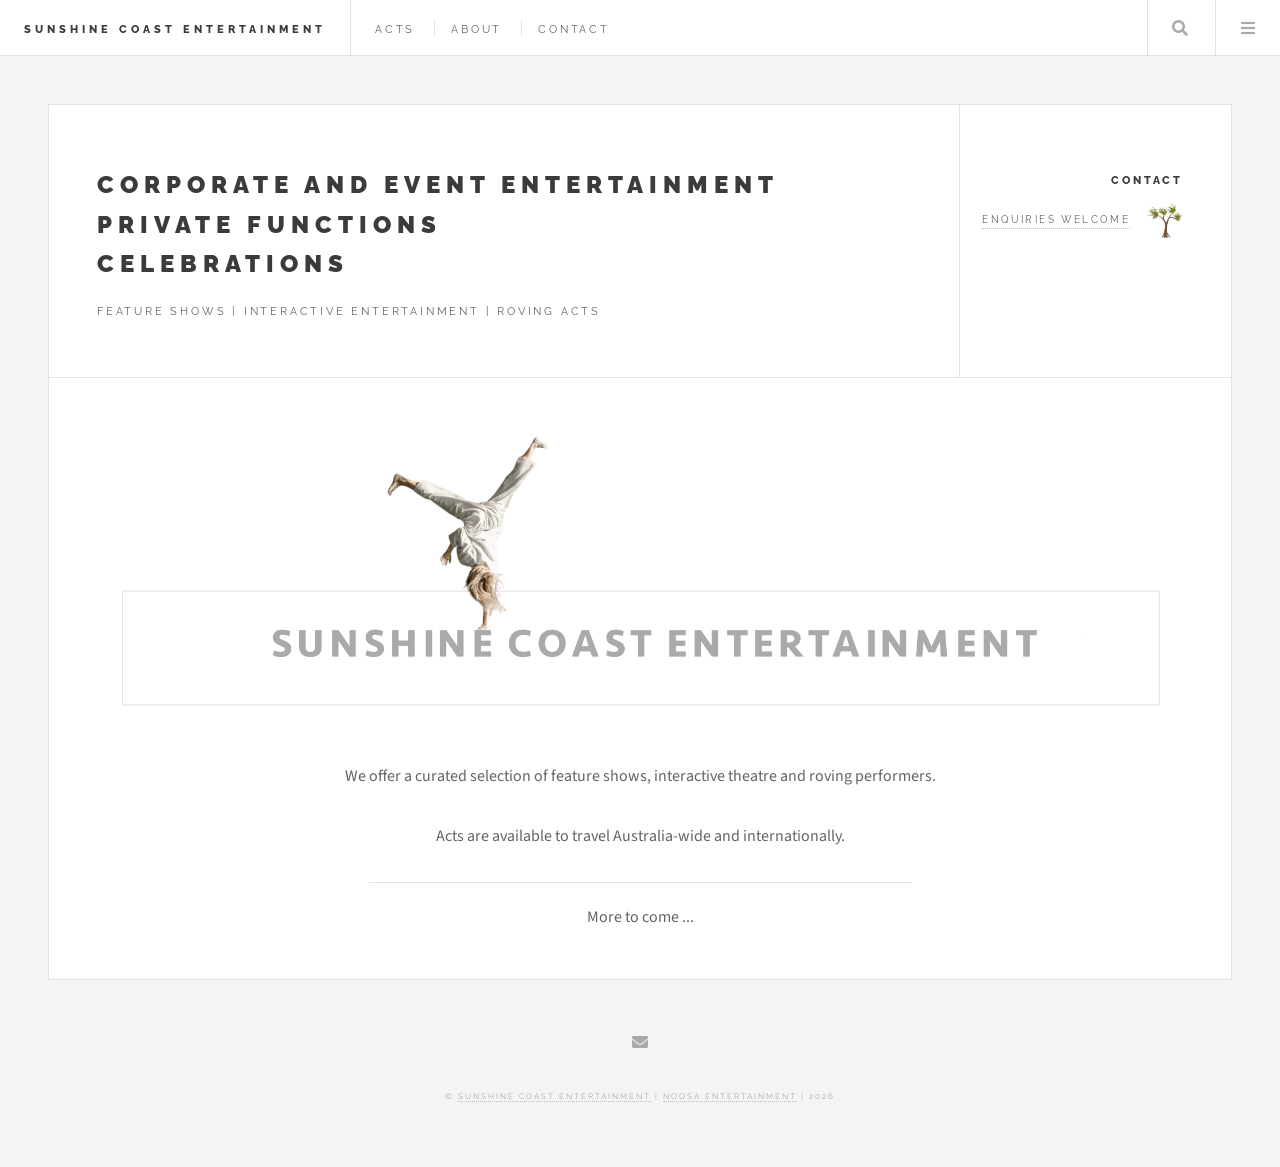
<file: index.html>
<!DOCTYPE HTML>
<!--
	
-->
<html>
	<head>
		<title>Sunshine Coast Entertainment</title>
		<meta charset="utf-8" />
		<meta name="viewport" content="width=device-width, initial-scale=1, user-scalable=no" />
		<link rel="stylesheet" href="assets/css/main.css" />
	</head>
	<body class="single is-preload">

		<!-- Wrapper -->
			<div id="wrapper">

				<!-- Header -->
					<header id="header">
						<h1><a href="index.html">Sunshine Coast Entertainment</a></h1>
						<nav class="links">
							<ul>
								<li><a href="#">ACTS</a></li>
								<li><a href="#">ABOUT</a></li>
								<li><a href="#">CONTACT</a></li>
							</ul>
						</nav>
						<nav class="main">
							<ul>
								<li class="search">
									<a class="fa-search" href="#search">Search</a>
									<form id="search" method="get" action="#">
										<input type="text" name="query" placeholder="Search" />
									</form>
								</li>
								<li class="menu">
									<a class="fa-bars" href="#menu">Menu</a>
								</li>
							</ul>
						</nav>
					</header>



					</section>

				<!-- Main -->
					<div id="main">

						<!-- Post -->
							<article class="post">
								<header>
									<div class="title">
										<h2><a href="#">Corporate and Event Entertainment<br>Private Functions<br>Celebrations</a></h2>
										<p>Feature Shows | Interactive Entertainment | Roving Acts</p>
									</div>
									<div class="meta">
										<time class="published" datetime="">CONTACT</time>
										<a href="mailto:asap@asapentertainment.com.au" class="author">
  <span class="name">Enquiries Welcome</span>
  <img src="images/pandanus.jpg" alt="Sunshine Coast Entertainment" />
</a>

									</div>
								</header>
								<span class="image featured"><img src="images/Logo-rounded-of-Sunshine-Coast-Entertainment.png" alt="" /></span>
								

				<p style="text-align: center;">We offer a curated selection of feature shows, interactive theatre and roving performers.</p>
<p style="text-align: center;">Acts are available to travel Australia-wide and internationally.</p>

<hr style="width: 50%; margin: 20px auto;">

<p style="text-align: center;">More to come ...</p>

<footer style="display: flex; justify-content: center; width: 100%;">
	<ul class="stats" style="list-style: none; padding: 0; margin: 0; display: flex; justify-content: center;">
		<li><a href="#"></a></li>
		<li><a href="#" class=""></a></li>
		<li><a href="#" class=""></a></li>
	</ul>
</footer>
</article>


				<!-- Footer -->
					<section id="footer">
						<ul class="icons">

							<li><a href="mailto:asap@asapentertainment.com.au" class="icon solid fa-envelope"><span class="label">Email</span></a></li>
						</ul>
						<p class="copyright">
  &copy; <a href="https://sunshinecoastentertainment.com">Sunshine Coast Entertainment</a> | <a href="https://noosaentertainment.com.au">Noosa Entertainment</a> | 2026
</p>

					</section>

			</div>

		<!-- Scripts -->
			<script src="assets/js/jquery.min.js"></script>
			<script src="assets/js/browser.min.js"></script>
			<script src="assets/js/breakpoints.min.js"></script>
			<script src="assets/js/util.js"></script>
			<script src="assets/js/main.js"></script>

	</body>
</html>
</file>
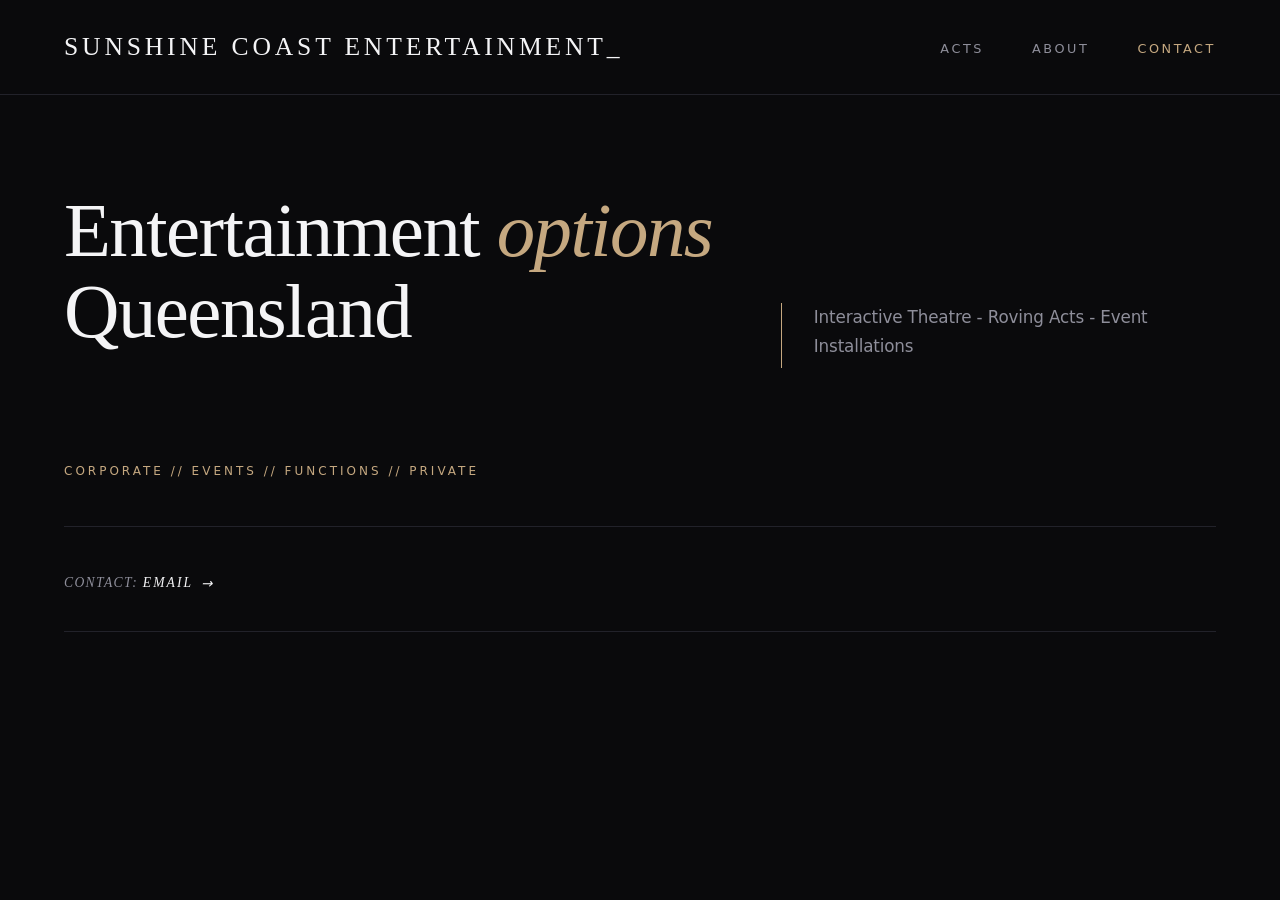
<file: contact.html>
<!DOCTYPE html>
<html lang="en-AU">
<head>
    <meta charset="UTF-8">
    <meta name="viewport" content="width=device-width, initial-scale=1.0">
        <!-- This line adds the favicon -->
    <link rel="icon" type="image/x-icon" href="/favicon.ico">
    <title>Sunshine Coast Entertainment</title>
    <style>
        :root {
            --color-bg: #0a0a0c;
            --color-surface: #121216;
            --color-border: #22222a;
            --color-text-primary: #f4f4f6;
            --color-text-muted: #8e8e9a;
            --color-accent: #c5a880; /* Subtle champagne gold */
            --font-serif: 'Didot', 'Bodoni MT', 'Cormorant Garamond', 'Georgia', serif;
            --font-sans: 'Inter', system-ui, -apple-system, BlinkMacSystemFont, sans-serif;
        }

        * {
            box-sizing: border-box;
            margin: 0;
            padding: 0;
        }

        body {
            background-color: var(--color-bg);
            color: var(--color-text-primary);
            font-family: var(--font-sans);
            letter-spacing: -0.01em;
            overflow-x: hidden;
            -webkit-font-smoothing: antialiased;
        }

        /* Sophisticated Top Bar Navigation */
        nav {
            display: flex;
            justify-content: space-between;
            align-items: center;
            padding: 2rem 4rem;
            border-bottom: 1px solid var(--color-border);
        }

        @media (max-width: 768px) {
            nav { padding: 1.5rem; }
        }

        .nav-logo {
            font-family: var(--font-serif);
            font-size: 1.6rem;
            font-weight: 400;
            letter-spacing: 0.15em;
            text-transform: uppercase;
            color: var(--color-text-primary);
            text-decoration: none;
        }

        .nav-links {
            display: flex;
            gap: 3rem;
            list-style: none;
        }

        @media (max-width: 768px) {
            .nav-links { display: none; }
        }

        .nav-links a {
            color: var(--color-text-muted);
            text-decoration: none;
            font-size: 0.8rem;
            text-transform: uppercase;
            letter-spacing: 0.2em;
            transition: color 0.4s ease;
        }

        .nav-links a:hover {
            color: var(--color-accent);
        }

        /* Editorial Header Section */
        header {
            max-width: 1400px;
            margin: 0 auto;
            padding: 6rem 4rem 4rem 4rem;
            display: grid;
            grid-template-columns: 1.5fr 1fr;
            align-items: end;
            gap: 4rem;
        }

        @media (max-width: 968px) {
            header {
                grid-template-columns: 1fr;
                padding: 4rem 1.5rem 2rem 1.5rem;
                gap: 2rem;
            }
        }

        .header-title-wrapper h1 {
            font-family: var(--font-serif);
            font-size: clamp(3rem, 6vw, 5.5rem);
            font-weight: 300;
            line-height: 1.05;
            letter-spacing: -0.02em;
            margin-bottom: 1rem;
        }

        .header-title-wrapper span {
            color: var(--color-accent);
            font-style: italic;
        }

        .header-description {
            font-size: 1.05rem;
            line-height: 1.7;
            color: var(--color-text-muted);
            font-weight: 300;
            padding-bottom: 0.5rem;
            border-left: 1px solid var(--color-accent);
            padding-left: 2rem;
        }

        @media (max-width: 968px) {
            .header-description { padding-left: 1.5rem; }
        }

        /* Performance Directory Section */
        .showcase {
            max-width: 1400px;
            margin: 0 auto;
            padding: 2rem 4rem 8rem 4rem;
        }

        @media (max-width: 768px) {
            .showcase { padding: 1rem 1.5rem 4rem 1.5rem; }
        }

        .section-label {
            font-size: 0.75rem;
            text-transform: uppercase;
            letter-spacing: 0.25em;
            color: var(--color-accent);
            margin-bottom: 3rem;
            display: block;
        }

        /* Row-Based List Layout instead of Cards */
        .performance-row {
            display: grid;
            grid-template-columns: 1fr 2fr 1fr 1fr;
            gap: 2rem;
            padding: 2.5rem 0;
            border-bottom: 1px solid var(--color-border);
            align-items: baseline;
            transition: border-color 0.4s ease;
        }

        .performance-row:first-of-type {
            border-top: 1px solid var(--color-border);
        }

        .performance-row:hover {
            border-color: var(--color-accent);
        }

        @media (max-width: 968px) {
            .performance-row {
                grid-template-columns: 1fr;
                gap: 0.8rem;
                padding: 2rem 0;
            }
        }

        .perf-date {
            font-family: var(--font-serif);
            font-size: 1.25rem;
            color: var(--color-accent);
            font-style: italic;
        }

        .perf-meta h2 {
            font-family: var(--font-serif);
            font-size: 1.8rem;
            font-weight: 400;
            margin-bottom: 0.5rem;
            letter-spacing: -0.01em;
        }

        .perf-meta p {
            color: var(--color-text-muted);
            font-size: 0.95rem;
            line-height: 1.6;
            font-weight: 300;
            max-width: 500px;
        }

        .perf-venue {
            font-size: 0.85rem;
            text-transform: uppercase;
            letter-spacing: 0.1em;
            color: var(--color-text-primary);
        }

        @media (max-width: 968px) {
            .perf-venue { margin-top: 0.5rem; }
        }

        .perf-action {
            text-align: right;
        }

        @media (max-width: 968px) {
            .perf-action { text-align: left; margin-top: 1rem; }
        }

        .inline-link {
            color: var(--color-text-primary);
            text-decoration: none;
            font-size: 0.8rem;
            text-transform: uppercase;
            letter-spacing: 0.15em;
            display: inline-flex;
            align-items: center;
            gap: 0.5rem;
            transition: color 0.4s ease;
        }

        .inline-link:hover {
            color: var(--color-accent);
        }

        .inline-link::after {
            content: '→';
            font-family: system-ui;
            transition: transform 0.4s ease;
        }

        .inline-link:hover::after {
            transform: translateX(4px);
        }

        /* Footer */
        footer {
            border-top: 1px solid var(--color-border);
            padding: 4rem;
            text-align: center;
            font-size: 0.8rem;
            text-transform: uppercase;
            letter-spacing: 0.15em;
            color: var(--color-text-muted);
        }

        @media (max-width: 768px) {
            footer { padding: 3rem 1.5rem; }
        }
    </style>
</head>
<body>

    <nav>
        <a href="https://sunshinecoastentertainment.com" class="nav-logo">SUNSHINE COAST ENTERTAINMENT_</a>
<!-- After (Changes the word CONTACT to Gold) -->
<ul class="nav-links">
    <li><a href="#">ACTS</a></li>
    <li><a href="https://sunshinecoastentertainment.com/about.html">ABOUT</a></li>
    <li><a href="#" style="color: var(--color-accent);">CONTACT</a></li>
</ul>


    </nav>

    <header>
        <div class="header-title-wrapper">
            <h1>Entertainment <span>options</span> Queensland</h1>
        </div>
        <div>
            <p class="header-description">
                Interactive Theatre - Roving Acts - Event Installations
            </p>
        </div>
    </header>

    <main class="showcase">
        <span class="section-label">Corporate // Events // Functions // Private</span>

        <!-- Performance Entry 1 -->
        <div class="performance-row">
            <div class="perf-date"><div class="perf-venue"></a></div>
<div class="perf-action">
</div>
            <div class="perf-meta">
                <h2></h2>
                <p></p>
            </div>
<div class="perf-venue">
    <span style="font-size: 0.85rem; text-transform: uppercase; letter-spacing: 0.1em; color: var(--color-text-muted);">Contact: </span>
    <a href="mailto:asap@asapentertainment.com.au" class="inline-link" style="font-size: 0.85rem;">Email</a>
</div>
<div class="perf-action">

</div>



    </body>
</html>
</file>
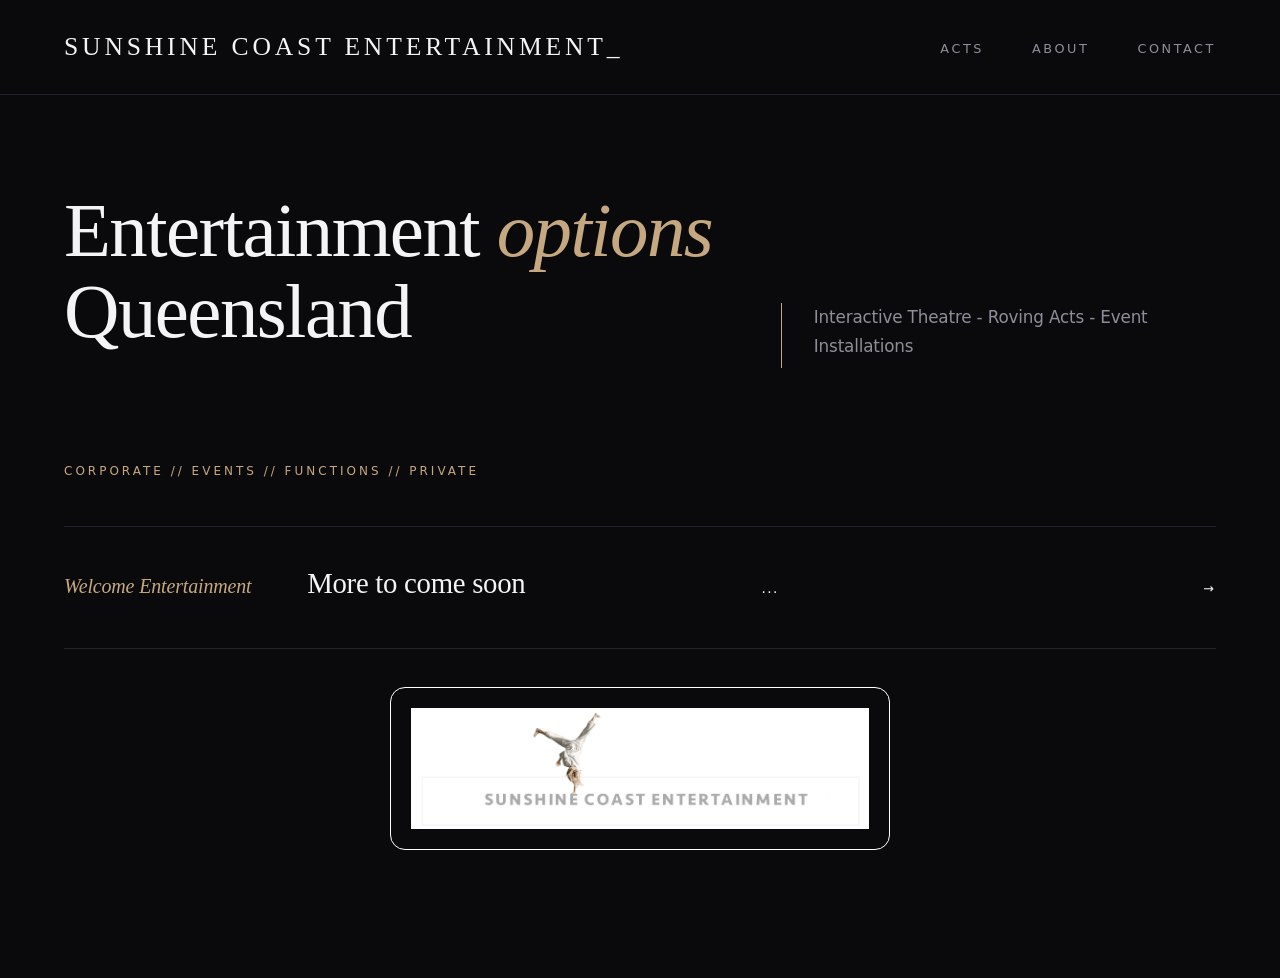
<file: index-new.html>
<!DOCTYPE html>
<html lang="en-AU">
<head>
    <meta charset="UTF-8">
    <meta name="viewport" content="width=device-width, initial-scale=1.0">
        <!-- This line adds the favicon -->
    <link rel="icon" type="image/x-icon" href="/favicon.ico">
    <title>Sunshine Coast Entertainment</title>
    <style>
        :root {
            --color-bg: #0a0a0c;
            --color-surface: #121216;
            --color-border: #22222a;
            --color-text-primary: #f4f4f6;
            --color-text-muted: #8e8e9a;
            --color-accent: #c5a880; /* Subtle champagne gold */
            --font-serif: 'Didot', 'Bodoni MT', 'Cormorant Garamond', 'Georgia', serif;
            --font-sans: 'Inter', system-ui, -apple-system, BlinkMacSystemFont, sans-serif;
        }

        * {
            box-sizing: border-box;
            margin: 0;
            padding: 0;
        }

        body {
            background-color: var(--color-bg);
            color: var(--color-text-primary);
            font-family: var(--font-sans);
            letter-spacing: -0.01em;
            overflow-x: hidden;
            -webkit-font-smoothing: antialiased;
        }

        /* Sophisticated Top Bar Navigation */
        nav {
            display: flex;
            justify-content: space-between;
            align-items: center;
            padding: 2rem 4rem;
            border-bottom: 1px solid var(--color-border);
        }

        @media (max-width: 768px) {
            nav { padding: 1.5rem; }
        }

        .nav-logo {
            font-family: var(--font-serif);
            font-size: 1.6rem;
            font-weight: 400;
            letter-spacing: 0.15em;
            text-transform: uppercase;
            color: var(--color-text-primary);
            text-decoration: none;
        }

        .nav-links {
            display: flex;
            gap: 3rem;
            list-style: none;
        }

        @media (max-width: 768px) {
            .nav-links { display: none; }
        }

        .nav-links a {
            color: var(--color-text-muted);
            text-decoration: none;
            font-size: 0.8rem;
            text-transform: uppercase;
            letter-spacing: 0.2em;
            transition: color 0.4s ease;
        }

        .nav-links a:hover {
            color: var(--color-accent);
        }

        /* Editorial Header Section */
        header {
            max-width: 1400px;
            margin: 0 auto;
            padding: 6rem 4rem 4rem 4rem;
            display: grid;
            grid-template-columns: 1.5fr 1fr;
            align-items: end;
            gap: 4rem;
        }

        @media (max-width: 968px) {
            header {
                grid-template-columns: 1fr;
                padding: 4rem 1.5rem 2rem 1.5rem;
                gap: 2rem;
            }
        }

        .header-title-wrapper h1 {
            font-family: var(--font-serif);
            font-size: clamp(3rem, 6vw, 5.5rem);
            font-weight: 300;
            line-height: 1.05;
            letter-spacing: -0.02em;
            margin-bottom: 1rem;
        }

        .header-title-wrapper span {
            color: var(--color-accent);
            font-style: italic;
        }

        .header-description {
            font-size: 1.05rem;
            line-height: 1.7;
            color: var(--color-text-muted);
            font-weight: 300;
            padding-bottom: 0.5rem;
            border-left: 1px solid var(--color-accent);
            padding-left: 2rem;
        }

        @media (max-width: 968px) {
            .header-description { padding-left: 1.5rem; }
        }

        /* Performance Directory Section */
        .showcase {
            max-width: 1400px;
            margin: 0 auto;
            padding: 2rem 4rem 8rem 4rem;
        }

        @media (max-width: 768px) {
            .showcase { padding: 1rem 1.5rem 4rem 1.5rem; }
        }

        .section-label {
            font-size: 0.75rem;
            text-transform: uppercase;
            letter-spacing: 0.25em;
            color: var(--color-accent);
            margin-bottom: 3rem;
            display: block;
        }

        /* Row-Based List Layout instead of Cards */
        .performance-row {
            display: grid;
            grid-template-columns: 1fr 2fr 1fr 1fr;
            gap: 2rem;
            padding: 2.5rem 0;
            border-bottom: 1px solid var(--color-border);
            align-items: baseline;
            transition: border-color 0.4s ease;
        }

        .performance-row:first-of-type {
            border-top: 1px solid var(--color-border);
        }

        .performance-row:hover {
            border-color: var(--color-accent);
        }

        @media (max-width: 968px) {
            .performance-row {
                grid-template-columns: 1fr;
                gap: 0.8rem;
                padding: 2rem 0;
            }
        }

        .perf-date {
            font-family: var(--font-serif);
            font-size: 1.25rem;
            color: var(--color-accent);
            font-style: italic;
        }

        .perf-meta h2 {
            font-family: var(--font-serif);
            font-size: 1.8rem;
            font-weight: 400;
            margin-bottom: 0.5rem;
            letter-spacing: -0.01em;
        }

        .perf-meta p {
            color: var(--color-text-muted);
            font-size: 0.95rem;
            line-height: 1.6;
            font-weight: 300;
            max-width: 500px;
        }

        .perf-venue {
            font-size: 0.85rem;
            text-transform: uppercase;
            letter-spacing: 0.1em;
            color: var(--color-text-primary);
        }

        @media (max-width: 968px) {
            .perf-venue { margin-top: 0.5rem; }
        }

        .perf-action {
            text-align: right;
        }

        @media (max-width: 968px) {
            .perf-action { text-align: left; margin-top: 1rem; }
        }

        .inline-link {
            color: var(--color-text-primary);
            text-decoration: none;
            font-size: 0.8rem;
            text-transform: uppercase;
            letter-spacing: 0.15em;
            display: inline-flex;
            align-items: center;
            gap: 0.5rem;
            transition: color 0.4s ease;
        }

        .inline-link:hover {
            color: var(--color-accent);
        }

        .inline-link::after {
            content: '→';
            font-family: system-ui;
            transition: transform 0.4s ease;
        }

        .inline-link:hover::after {
            transform: translateX(4px);
        }

        /* Footer */
        footer {
            border-top: 1px solid var(--color-border);
            padding: 4rem;
            text-align: center;
            font-size: 0.8rem;
            text-transform: uppercase;
            letter-spacing: 0.15em;
            color: var(--color-text-muted);
        }

        @media (max-width: 768px) {
            footer { padding: 3rem 1.5rem; }
        }
    </style>
</head>
<body>

    <nav>
        <a href="#" class="nav-logo">SUNSHINE COAST ENTERTAINMENT_</a>
        <ul class="nav-links">
            <li><a href="#">ACTS</a></li>
            <li><a href="#">ABOUT</a></li>
            <li><a href="#">CONTACT</a></li>
        </ul>
    </nav>

    <header>
        <div class="header-title-wrapper">
            <h1>Entertainment <span>options</span> Queensland</h1>
        </div>
        <div>
            <p class="header-description">
                Interactive Theatre - Roving Acts - Event Installations
            </p>
        </div>
    </header>

    <main class="showcase">
        <span class="section-label">Corporate // Events // Functions // Private</span>

        <!-- Performance Entry 1 -->
        <div class="performance-row">
            <div class="perf-date">Welcome Entertainment</div>
            <div class="perf-meta">
                <h2>More to come soon</h2>
                <p></p>
            </div>
            <div class="perf-venue">...</div>
            <div class="perf-action">
                <a href="#" class="inline-link"></a>
            </div>
        </div>
<br><br>
<img src="images/Logo-of-Sunshine-Coast-Entertainment.png" alt="Sunshine Coast Entertainment Logo" style="display: block; margin-left: auto; margin-right: auto; width: 500px; height: auto; padding: 20px; border: 0.5px solid #ffffff; border-radius: 15px;">


    </body>
</html>
</file>
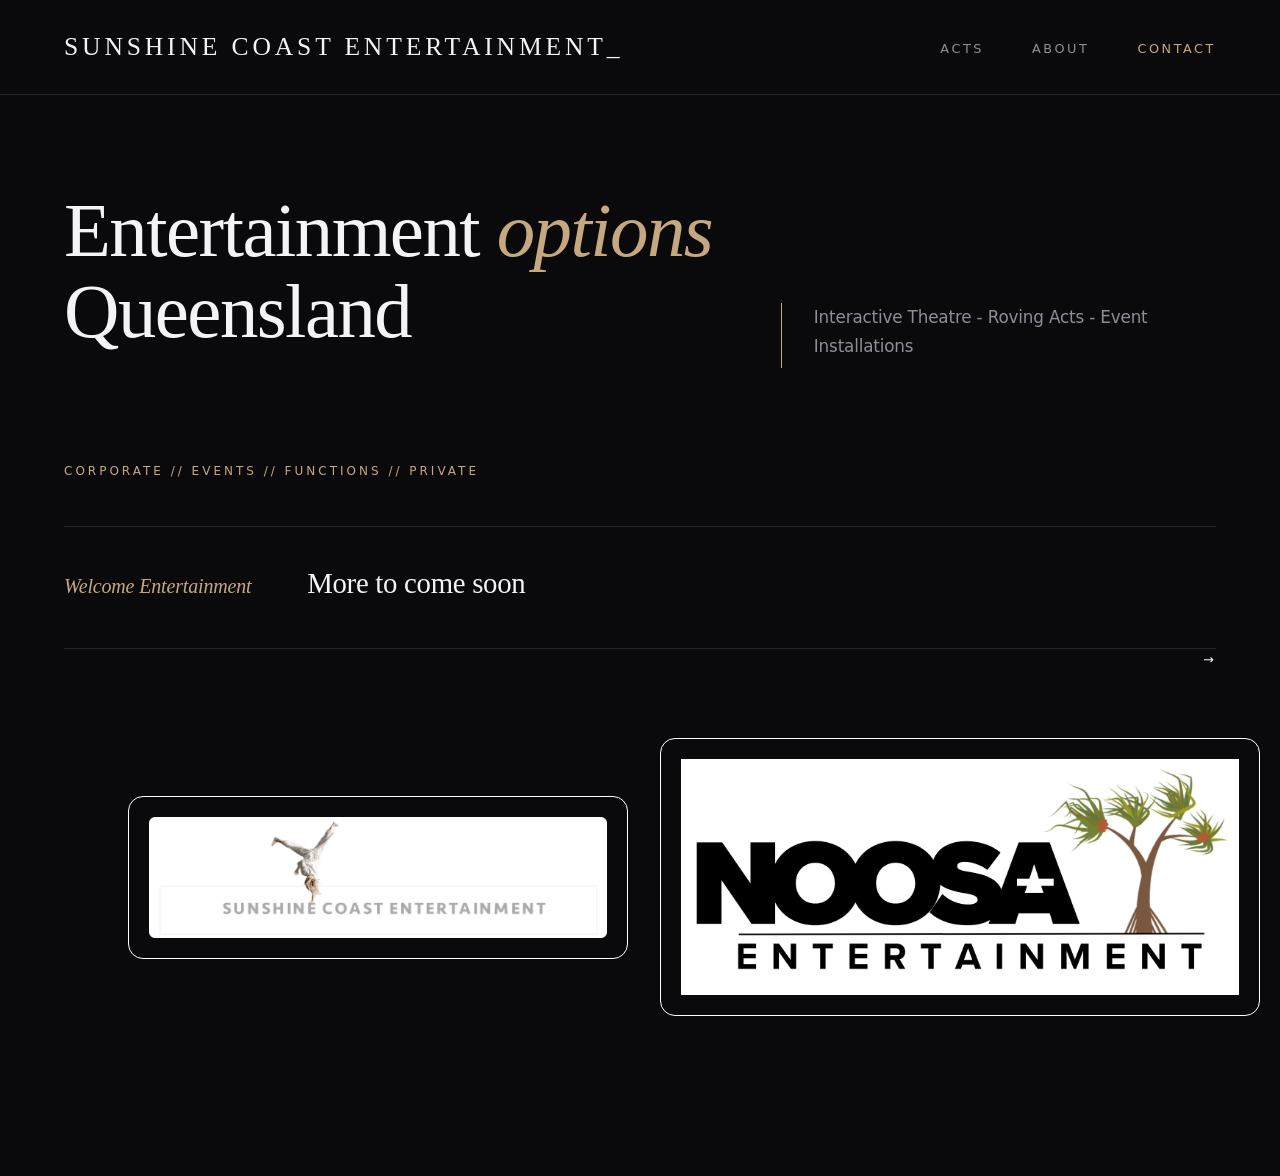
<file: index-old.html>
<!DOCTYPE html>
<html lang="en-AU">
<head>
    <meta charset="UTF-8">
    <meta name="viewport" content="width=device-width, initial-scale=1.0">
        <!-- This line adds the favicon -->
    <link rel="icon" type="image/x-icon" href="/favicon.ico">
    <title>Sunshine Coast Entertainment</title>
    <style>
        :root {
            --color-bg: #0a0a0c;
            --color-surface: #121216;
            --color-border: #22222a;
            --color-text-primary: #f4f4f6;
            --color-text-muted: #8e8e9a;
            --color-accent: #c5a880; /* Subtle champagne gold */
            --font-serif: 'Didot', 'Bodoni MT', 'Cormorant Garamond', 'Georgia', serif;
            --font-sans: 'Inter', system-ui, -apple-system, BlinkMacSystemFont, sans-serif;
        }

        * {
            box-sizing: border-box;
            margin: 0;
            padding: 0;
        }

        body {
            background-color: var(--color-bg);
            color: var(--color-text-primary);
            font-family: var(--font-sans);
            letter-spacing: -0.01em;
            overflow-x: hidden;
            -webkit-font-smoothing: antialiased;
        }

        /* Sophisticated Top Bar Navigation */
        nav {
            display: flex;
            justify-content: space-between;
            align-items: center;
            padding: 2rem 4rem;
            border-bottom: 1px solid var(--color-border);
        }

        @media (max-width: 768px) {
            nav { padding: 1.5rem; }
        }

        .nav-logo {
            font-family: var(--font-serif);
            font-size: 1.6rem;
            font-weight: 400;
            letter-spacing: 0.15em;
            text-transform: uppercase;
            color: var(--color-text-primary);
            text-decoration: none;
        }

        .nav-links {
            display: flex;
            gap: 3rem;
            list-style: none;
        }

        @media (max-width: 768px) {
            .nav-links { display: none; }
        }

        .nav-links a {
            color: var(--color-text-muted);
            text-decoration: none;
            font-size: 0.8rem;
            text-transform: uppercase;
            letter-spacing: 0.2em;
            transition: color 0.4s ease;
        }

        .nav-links a:hover {
            color: var(--color-accent);
        }

        /* Editorial Header Section */
        header {
            max-width: 1400px;
            margin: 0 auto;
            padding: 6rem 4rem 4rem 4rem;
            display: grid;
            grid-template-columns: 1.5fr 1fr;
            align-items: end;
            gap: 4rem;
        }

        @media (max-width: 968px) {
            header {
                grid-template-columns: 1fr;
                padding: 4rem 1.5rem 2rem 1.5rem;
                gap: 2rem;
            }
        }

        .header-title-wrapper h1 {
            font-family: var(--font-serif);
            font-size: clamp(3rem, 6vw, 5.5rem);
            font-weight: 300;
            line-height: 1.05;
            letter-spacing: -0.02em;
            margin-bottom: 1rem;
        }

        .header-title-wrapper span {
            color: var(--color-accent);
            font-style: italic;
        }

        .header-description {
            font-size: 1.05rem;
            line-height: 1.7;
            color: var(--color-text-muted);
            font-weight: 300;
            padding-bottom: 0.5rem;
            border-left: 1px solid var(--color-accent);
            padding-left: 2rem;
        }

        @media (max-width: 968px) {
            .header-description { padding-left: 1.5rem; }
        }

        /* Performance Directory Section */
        .showcase {
            max-width: 1400px;
            margin: 0 auto;
            padding: 2rem 4rem 8rem 4rem;
        }

        @media (max-width: 768px) {
            .showcase { padding: 1rem 1.5rem 4rem 1.5rem; }
        }

        .section-label {
            font-size: 0.75rem;
            text-transform: uppercase;
            letter-spacing: 0.25em;
            color: var(--color-accent);
            margin-bottom: 3rem;
            display: block;
        }

        /* Row-Based List Layout instead of Cards */
        .performance-row {
            display: grid;
            grid-template-columns: 1fr 2fr 1fr 1fr;
            gap: 2rem;
            padding: 2.5rem 0;
            border-bottom: 1px solid var(--color-border);
            align-items: baseline;
            transition: border-color 0.4s ease;
        }

        .performance-row:first-of-type {
            border-top: 1px solid var(--color-border);
        }

        .performance-row:hover {
            border-color: var(--color-accent);
        }

        @media (max-width: 968px) {
            .performance-row {
                grid-template-columns: 1fr;
                gap: 0.8rem;
                padding: 2rem 0;
            }
        }

        .perf-date {
            font-family: var(--font-serif);
            font-size: 1.25rem;
            color: var(--color-accent);
            font-style: italic;
        }

        .perf-meta h2 {
            font-family: var(--font-serif);
            font-size: 1.8rem;
            font-weight: 400;
            margin-bottom: 0.5rem;
            letter-spacing: -0.01em;
        }

        .perf-meta p {
            color: var(--color-text-muted);
            font-size: 0.95rem;
            line-height: 1.6;
            font-weight: 300;
            max-width: 500px;
        }

        .perf-venue {
            font-size: 0.85rem;
            text-transform: uppercase;
            letter-spacing: 0.1em;
            color: var(--color-text-primary);
        }

        @media (max-width: 968px) {
            .perf-venue { margin-top: 0.5rem; }
        }

        .perf-action {
            text-align: right;
        }

        @media (max-width: 968px) {
            .perf-action { text-align: left; margin-top: 1rem; }
        }

        .inline-link {
            color: var(--color-text-primary);
            text-decoration: none;
            font-size: 0.8rem;
            text-transform: uppercase;
            letter-spacing: 0.15em;
            display: inline-flex;
            align-items: center;
            gap: 0.5rem;
            transition: color 0.4s ease;
        }

        .inline-link:hover {
            color: var(--color-accent);
        }

        .inline-link::after {
            content: '→';
            font-family: system-ui;
            transition: transform 0.4s ease;
        }

        .inline-link:hover::after {
            transform: translateX(4px);
        }

        /* Footer */
        footer {
            border-top: 1px solid var(--color-border);
            padding: 4rem;
            text-align: center;
            font-size: 0.8rem;
            text-transform: uppercase;
            letter-spacing: 0.15em;
            color: var(--color-text-muted);
        }

        @media (max-width: 768px) {
            footer { padding: 3rem 1.5rem; }
        }
    </style>
</head>
<body>

    <nav>
        <a href="index.html" class="nav-logo">SUNSHINE COAST ENTERTAINMENT_</a>
        <ul class="nav-links">
            <li><a href="#">ACTS</a></li>
            <li><a href="http://sunshinecoastentertainment.com/about.html">ABOUT</a></li>
            <li><a href="https://sunshinecoastentertainment.com/contact.html" style="color: var(--color-accent);">CONTACT</a></li>
        </ul>
    </nav>



    <header>
        <div class="header-title-wrapper">
            <h1>Entertainment <span>options</span> Queensland</h1>
        </div>
        <div>
            <p class="header-description">
                Interactive Theatre - Roving Acts - Event Installations
            </p>
        </div>
    </header>

    <main class="showcase">
        <span class="section-label">Corporate // Events // Functions // Private</span>

        <!-- Performance Entry 1 -->
        <div class="performance-row">
            <div class="perf-date">Welcome Entertainment</div>
            <div class="perf-meta">
                <h2>More to come soon</h2>
                <p></p>
            </div>

</div>
            <div class="perf-action">
                <a href="#" class="inline-link"></a>
            </div>
        </div>
<br><br>
        <div style="display: flex; justify-content: space-between; align-items: center; gap: 2rem; max-width: 1400px; margin: 2rem auto; padding: 0 4rem;">
    <!-- Left Image -->
    <img src="images/Logo-rounded-of-Sunshine-Coast-Entertainment.png" alt="Sunshine Coast Entertainment Logo" style="width: 100%; max-width: 500px; height: auto; padding: 20px; border: 0.5px solid #ffffff; border-radius: 15px;">
    
    <!-- Right Image -->
    <img src="images/Noosa_Entertainment_logo_sm.png" alt="Noosa Entertainment Logo" style="width: 100%; max-width: 600px; height: auto; padding: 20px; border: 0.5px solid #ffffff; border-radius: 15px;">
</div>

    </body>
</html>
</file>
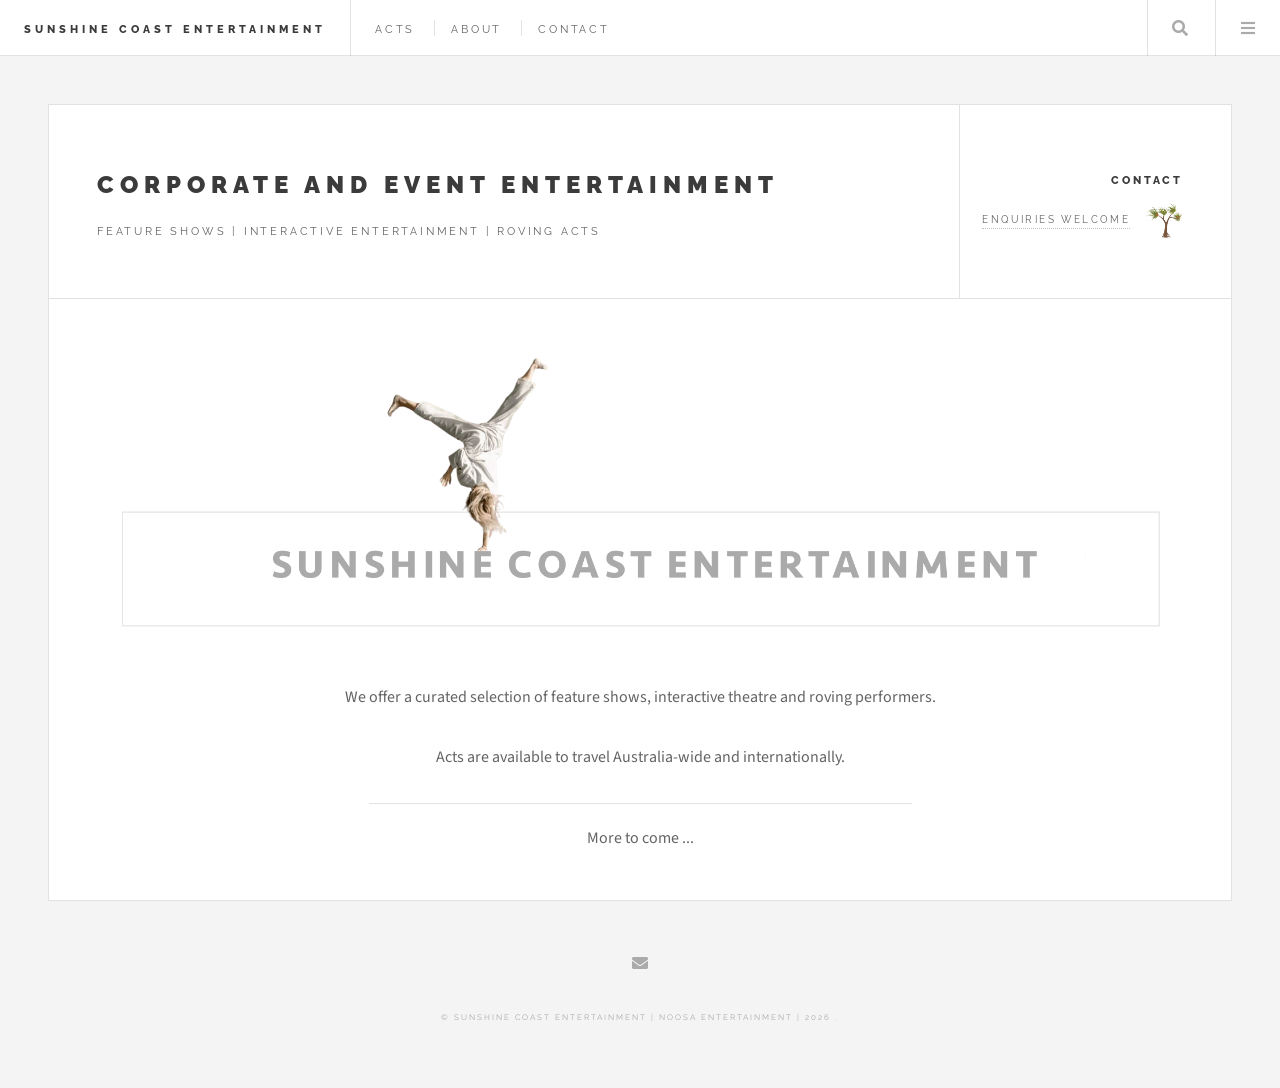
<file: index-with-side-menu.html>
<!DOCTYPE HTML>
<!--
	
-->
<html>
	<head>
		<title>Sunshine Coast Entertainment</title>
		<meta charset="utf-8" />
		<meta name="viewport" content="width=device-width, initial-scale=1, user-scalable=no" />
		<link rel="stylesheet" href="assets/css/main.css" />
	</head>
	<body class="single is-preload">

		<!-- Wrapper -->
			<div id="wrapper">

				<!-- Header -->
					<header id="header">
						<h1><a href="index.html">Sunshine Coast Entertainment</a></h1>
						<nav class="links">
							<ul>
								<li><a href="#">ACTS</a></li>
								<li><a href="#">ABOUT</a></li>
								<li><a href="#">CONTACT</a></li>
							</ul>
						</nav>
						<nav class="main">
							<ul>
								<li class="search">
									<a class="fa-search" href="#search">Search</a>
									<form id="search" method="get" action="#">
										<input type="text" name="query" placeholder="Search" />
									</form>
								</li>
								<li class="menu">
									<a class="fa-bars" href="#menu">Menu</a>
								</li>
							</ul>
						</nav>
					</header>

				<!-- Menu -->
					<section id="menu">

						<!-- Search -->
							<section>
								<form class="search" method="get" action="#">
									<input type="text" name="query" placeholder="Search" />
								</form>
							</section>

						<!-- Links -->
							<section>
								<ul class="links">
									<li>
										<a href="#">
											<h3>Lorem ipsum</h3>
											<p>Feugiat tempus veroeros dolor</p>
										</a>
									</li>
									<li>
										<a href="#">
											<h3>Dolor sit amet</h3>
											<p>Sed vitae justo condimentum</p>
										</a>
									</li>
									<li>
										<a href="#">
											<h3>Feugiat veroeros</h3>
											<p>Phasellus sed ultricies mi congue</p>
										</a>
									</li>
									<li>
										<a href="#">
											<h3>Etiam sed consequat</h3>
											<p>Porta lectus amet ultricies</p>
										</a>
									</li>
								</ul>
							</section>

						<!-- Actions -->
							<section>
								<ul class="actions stacked">
									<li><a href="#" class="button large fit">Log In</a></li>
								</ul>
							</section>

					</section>

				<!-- Main -->
					<div id="main">

						<!-- Post -->
							<article class="post">
								<header>
									<div class="title">
										<h2><a href="#">Corporate and Event Entertainment</a></h2>
										<p>Feature Shows | Interactive Entertainment | Roving Acts</p>
									</div>
									<div class="meta">
										<time class="published" datetime="">CONTACT</time>
										<a href="mailto:asap@asapentertainment.com.au" class="author">
  <span class="name">Enquiries Welcome</span>
  <img src="images/pandanus.jpg" alt="Sunshine Coast Entertainment" />
</a>

									</div>
								</header>
								<span class="image featured"><img src="images/Logo-rounded-of-Sunshine-Coast-Entertainment.png" alt="" /></span>
								

				<p style="text-align: center;">We offer a curated selection of feature shows, interactive theatre and roving performers.</p>
<p style="text-align: center;">Acts are available to travel Australia-wide and internationally.</p>

<hr style="width: 50%; margin: 20px auto;">

<p style="text-align: center;">More to come ...</p>

<footer style="display: flex; justify-content: center; width: 100%;">
	<ul class="stats" style="list-style: none; padding: 0; margin: 0; display: flex; justify-content: center;">
		<li><a href="#"></a></li>
		<li><a href="#" class=""></a></li>
		<li><a href="#" class=""></a></li>
	</ul>
</footer>
</article>


				<!-- Footer -->
					<section id="footer">
						<ul class="icons">

							<li><a href="mailto:asap@asapentertainment.com.au" class="icon solid fa-envelope"><span class="label">Email</span></a></li>
						</ul>
						<p class="copyright">&copy; Sunshine Coast Entertainment | Noosa Entertainment | 2026 <a href="sunshinecoastentertainment.com"></a><a href=""></a>.</p>
					</section>

			</div>

		<!-- Scripts -->
			<script src="assets/js/jquery.min.js"></script>
			<script src="assets/js/browser.min.js"></script>
			<script src="assets/js/breakpoints.min.js"></script>
			<script src="assets/js/util.js"></script>
			<script src="assets/js/main.js"></script>

	</body>
</html>
</file>
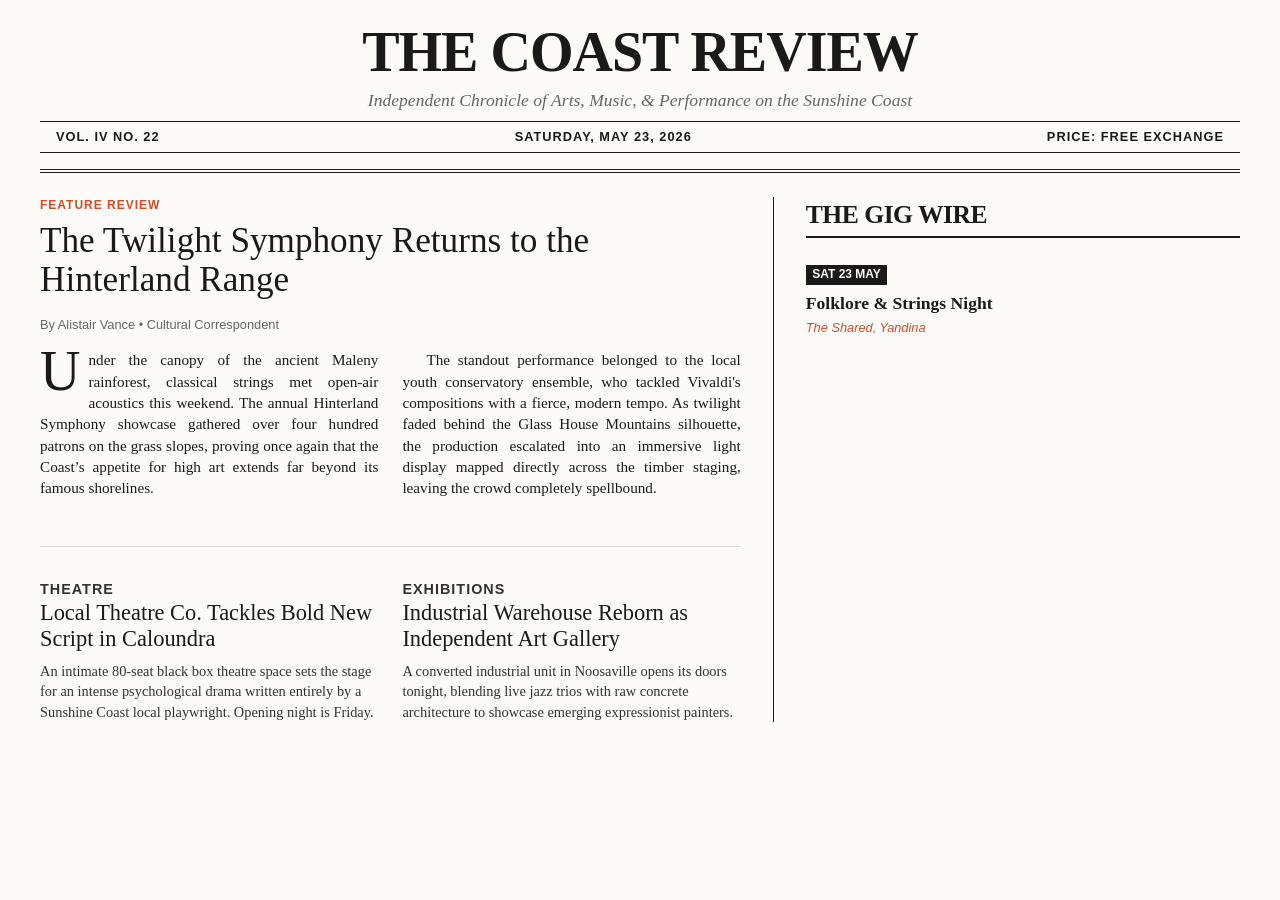
<file: index3.html>
<!DOCTYPE html>
<html lang="en-AU">
<head>
    <meta charset="UTF-8">
    <meta name="viewport" content="width=device-width, initial-scale=1.0">
    <title>The Coast Review // Live Arts & Culture</title>
    <style>
        :root {
            --bg-color: #fcfbf7;
            --text-color: #1a1a1a;
            --border-color: #1a1a1a;
            --accent-color: #d44b26;
            --muted-color: #666666;
        }

        body {
            font-family: "Georgia", serif;
            background-color: var(--bg-color);
            color: var(--text-color);
            margin: 0;
            padding: 0;
            line-height: 1.4;
        }

        .newspaper-container {
            max-width: 1200px;
            margin: 0 auto;
            padding: 1.5rem;
        }

        /* Newspaper Header */
        header {
            text-align: center;
            border-bottom: 4px double var(--border-color);
            padding-bottom: 1rem;
            margin-bottom: 1.5rem;
        }

        .masthead {
            font-family: "Times New Roman", Times, serif;
            font-size: 3.5rem;
            font-weight: 900;
            text-transform: uppercase;
            letter-spacing: -1px;
            margin: 0;
            line-height: 1;
        }

        .tagline {
            font-style: italic;
            margin: 0.5rem 0;
            font-size: 1.1rem;
            color: var(--muted-color);
        }

        .sub-header {
            display: flex;
            justify-content: space-between;
            border-top: 1px solid var(--border-color);
            border-bottom: 1px solid var(--border-color);
            padding: 0.4rem 1rem;
            font-family: "Arial", sans-serif;
            font-size: 0.8rem;
            font-weight: bold;
            text-transform: uppercase;
            letter-spacing: 1px;
        }

        /* Newspaper Layout Grid */
        .magazine-grid {
            display: grid;
            grid-template-columns: 3fr 2fr;
            gap: 2rem;
        }

        @media (max-width: 900px) {
            .magazine-grid {
                grid-template-columns: 1fr;
            }
        }

        /* Left Main Column */
        .main-stories {
            display: flex;
            flex-direction: column;
            gap: 2rem;
        }

        .lead-story {
            border-bottom: 1px solid #ddd;
            padding-bottom: 2rem;
        }

        .category-label {
            font-family: "Arial", sans-serif;
            font-size: 0.75rem;
            text-transform: uppercase;
            font-weight: bold;
            color: var(--accent-color);
            letter-spacing: 1px;
            margin: 0 0 0.5rem 0;
        }

        h2 {
            font-size: 2.2rem;
            font-weight: normal;
            line-height: 1.1;
            margin: 0 0 1rem 0;
        }

        h2 a, h3 a {
            color: var(--text-color);
            text-decoration: none;
        }

        h2 a:hover, h3 a:hover {
            color: var(--accent-color);
        }

        .meta-info {
            font-family: "Arial", sans-serif;
            font-size: 0.8rem;
            color: var(--muted-color);
            margin-bottom: 1rem;
        }

        .article-body {
            column-count: 2;
            column-gap: 1.5rem;
            text-align: justify;
            font-size: 0.95rem;
        }

        @media (max-width: 600px) {
            .article-body {
                column-count: 1;
            }
        }

        .article-body p {
            margin: 0 0 1rem 0;
            text-indent: 1.5rem;
        }

        .article-body p:first-of-type {
            text-indent: 0;
        }

        .article-body p:first-of-type::first-letter {
            font-size: 3.5rem;
            float: left;
            line-height: 0.8;
            padding-right: 8px;
            font-family: "Times New Roman", serif;
        }

        /* Secondary Stories Grid */
        .secondary-stories {
            display: grid;
            grid-template-columns: 1fr 1fr;
            gap: 1.5rem;
        }

        @media (max-width: 600px) {
            .secondary-stories {
                grid-template-columns: 1fr;
            }
        }

        .story-block h3 {
            font-size: 1.4rem;
            font-weight: normal;
            margin: 0 0 0.5rem 0;
            line-height: 1.2;
        }

        .story-block p {
            font-size: 0.9rem;
            color: #333;
            margin: 0;
        }

        /* Right Sidebar (The Gig Wire) */
        .sidebar {
            border-left: 1px solid var(--border-color);
            padding-left: 2rem;
        }

        @media (max-width: 900px) {
            .sidebar {
                border-left: none;
                border-top: 2px solid var(--border-color);
                padding-left: 0;
                padding-top: 1.5rem;
            }
        }

        .sidebar-title {
            font-family: "Times New Roman", serif;
            font-size: 1.6rem;
            text-transform: uppercase;
            border-bottom: 2px solid var(--border-color);
            margin: 0 0 1.5rem 0;
            padding-bottom: 0.2rem;
            letter-spacing: -0.5px;
        }

        .wire-item {
            border-bottom: 1px dashed #ccc;
            padding-bottom: 1rem;
            margin-bottom: 1rem;
        }

        .wire-item:last-child {
            border-bottom: none;
        }

        .wire-date {
            font-family: "Arial", sans-serif;
            font-size: 0.75rem;
            font-weight: bold;
            background-color: var(--text-color);
            color: var(--bg-color);
            padding: 0.1rem 0.4rem;
            display: inline-block;
            margin-bottom: 0.4rem;
        }

        .wire-item h4 {
            margin: 0 0 0.2rem 0;
            font-size: 1.1rem;
            font-weight: bold;
        }

        .wire-location {
            font-family: "Arial", sans-serif;
            font-size: 0.8rem;
            font-style: italic;
            color: var(--accent-color);
            margin-bottom: 0.4rem;
        }

        .wire-desc {
            font-size: 0.85rem;
            margin: 0;
            color: #444;
        }

        footer {
            margin-top: 3rem;
            border-top: 1px solid var(--border-color);
            padding-top: 1rem;
            text-align: center;
            font-family: "Arial", sans-serif;
            font-size: 0.75rem;
            color: var(--muted-color);
            text-transform: uppercase;
            letter-spacing: 1px;
        }
    </style>
</head>
<body>

    <div class="newspaper-container">
        
        <header>
            <h1 class="masthead">The Coast Review</h1>
            <p class="tagline">Independent Chronicle of Arts, Music, & Performance on the Sunshine Coast</p>
            <div class="sub-header">
                <span>Vol. IV No. 22</span>
                <span>Saturday, May 23, 2026</span>
                <span>Price: Free Exchange</span>
            </div>
        </header>

        <div class="magazine-grid">
            
            <!-- Left Main Content Column -->
            <main class="main-stories">
                
                <!-- Feature Story -->
                <article class="lead-story">
                    <p class="category-label">Feature Review</p>
                    <h2><a href="#">The Twilight Symphony Returns to the Hinterland Range</a></h2>
                    <div class="meta-info">By Alistair Vance • Cultural Correspondent</div>
                    
                    <div class="article-body">
                        <p>Under the canopy of the ancient Maleny rainforest, classical strings met open-air acoustics this weekend. The annual Hinterland Symphony showcase gathered over four hundred patrons on the grass slopes, proving once again that the Coast’s appetite for high art extends far beyond its famous shorelines.</p>
                        <p>The standout performance belonged to the local youth conservatory ensemble, who tackled Vivaldi's compositions with a fierce, modern tempo. As twilight faded behind the Glass House Mountains silhouette, the production escalated into an immersive light display mapped directly across the timber staging, leaving the crowd completely spellbound.</p>
                    </div>
                </article>

                <!-- Secondary Story Row -->
                <div class="secondary-stories">
                    
                    <div class="story-block">
                        <p class="category-label">Theatre</p>
                        <h3><a href="#">Local Theatre Co. Tackles Bold New Script in Caloundra</a></h3>
                        <p>An intimate 80-seat black box theatre space sets the stage for an intense psychological drama written entirely by a Sunshine Coast local playwright. Opening night is Friday.</p>
                    </div>

                    <div class="story-block">
                        <p class="category-label">Exhibitions</p>
                        <h3><a href="#">Industrial Warehouse Reborn as Independent Art Gallery</a></h3>
                        <p>A converted industrial unit in Noosaville opens its doors tonight, blending live jazz trios with raw concrete architecture to showcase emerging expressionist painters.</p>
                    </div>

                </div>

            </main>

            <!-- Right Sidebar Column -->
            <aside class="sidebar">
                <h3 class="sidebar-title">The Gig Wire</h3>

                <div class="wire-item">
                    <span class="wire-date">SAT 23 MAY</span>
                    <h4>Folklore & Strings Night</h4>
                    <div class="wire-location">The Shared, Yandina</div>
</file>
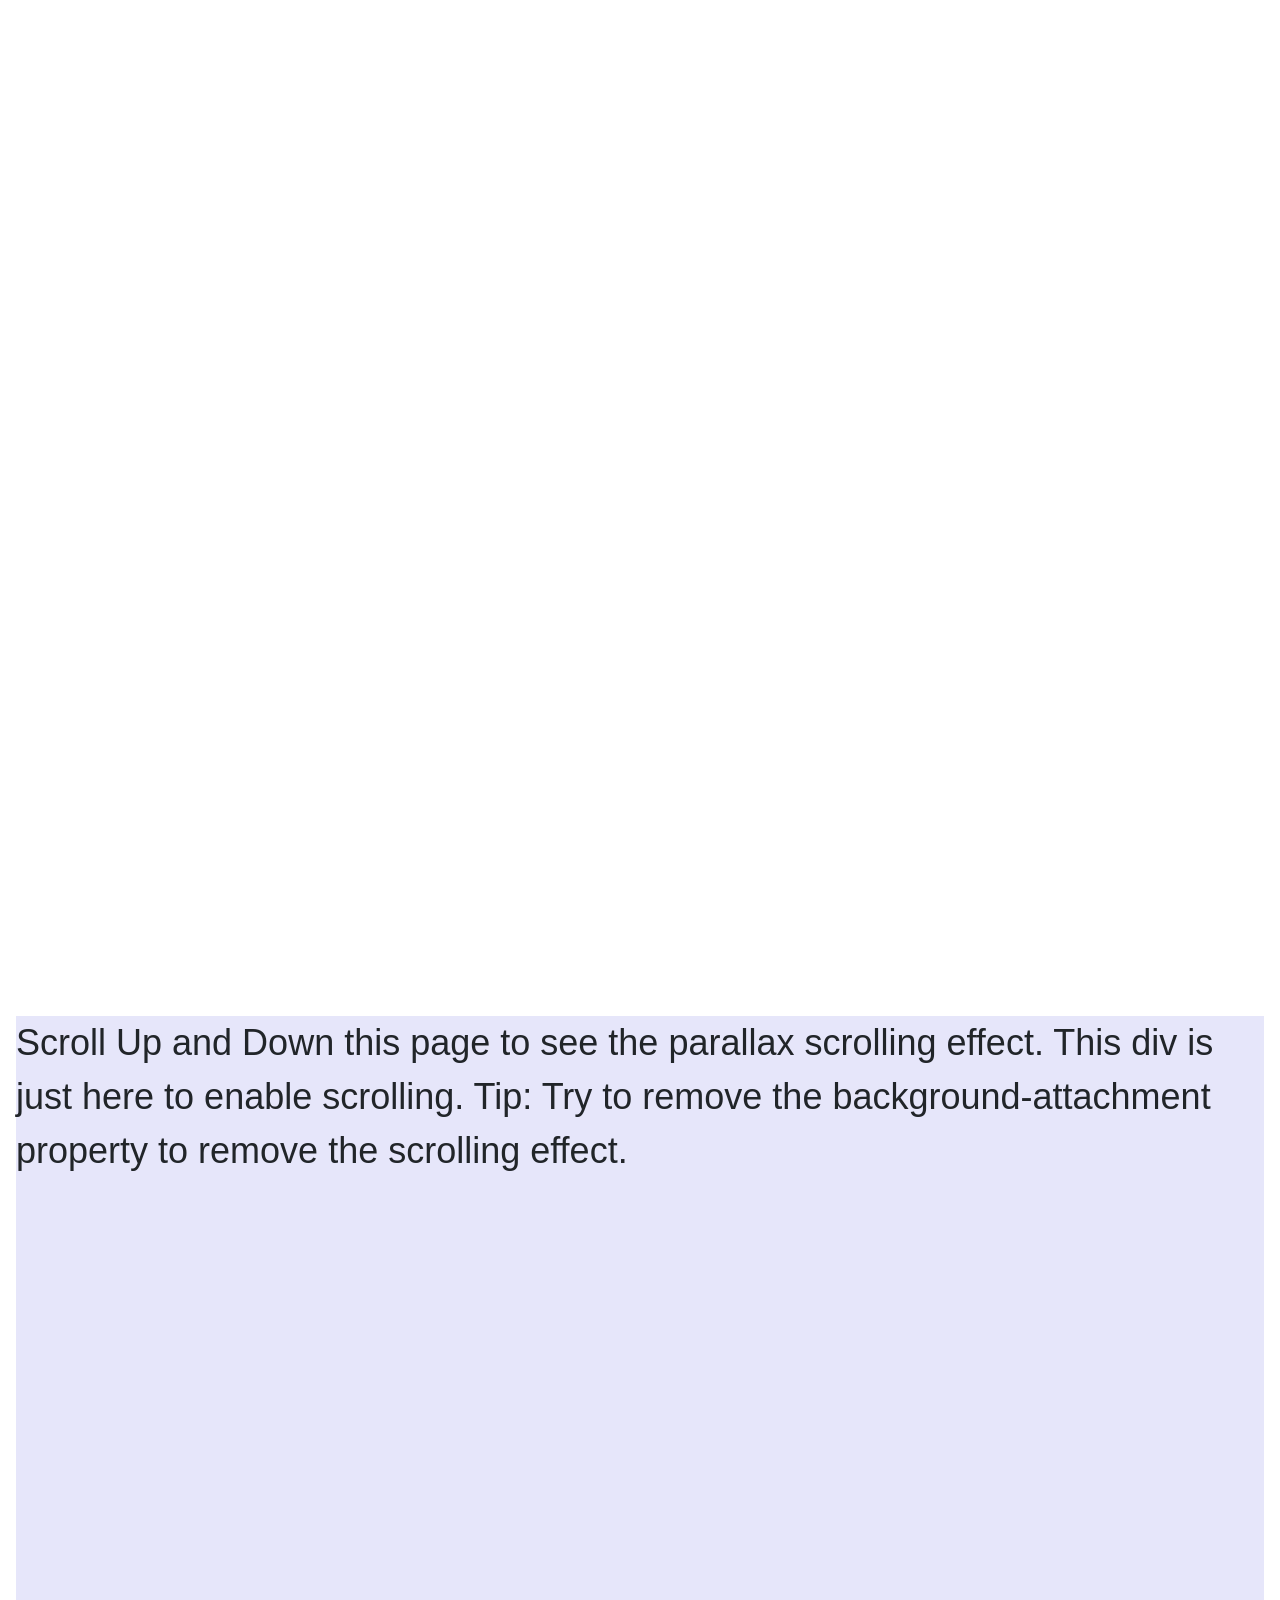
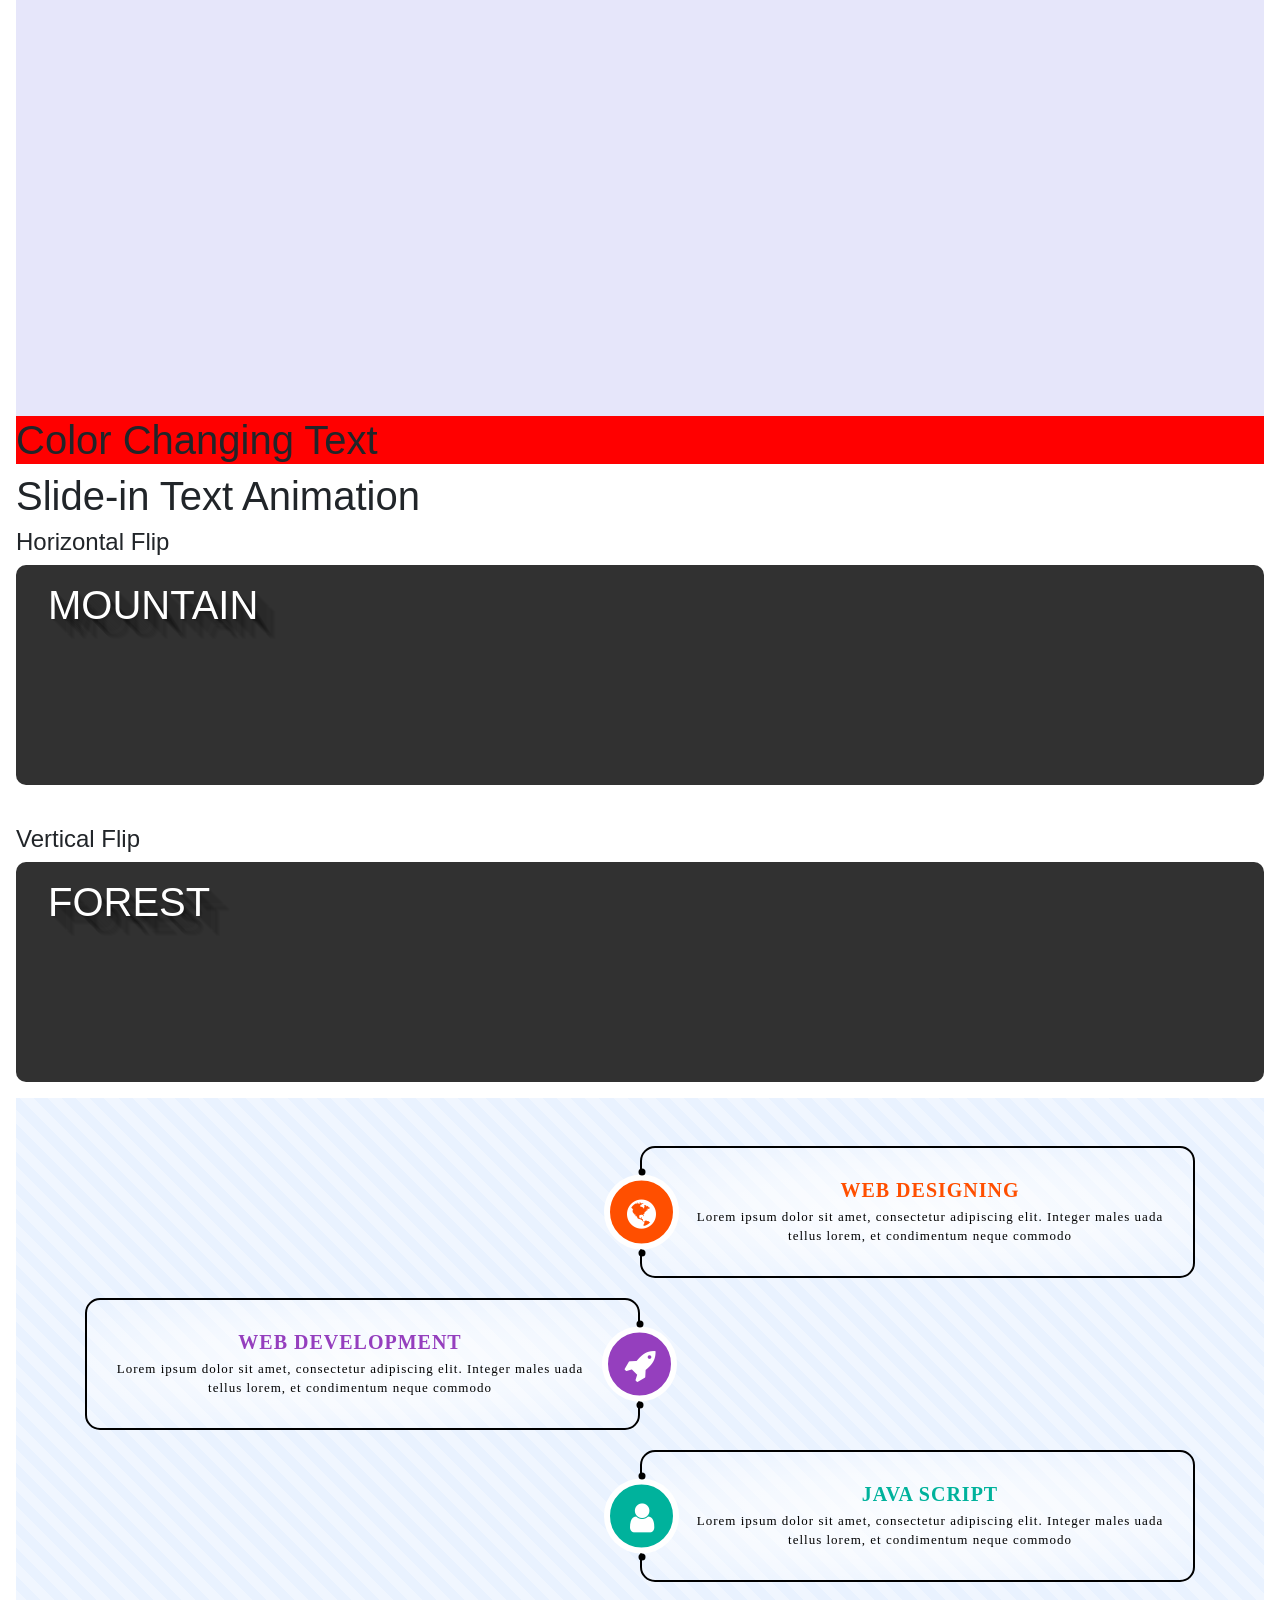
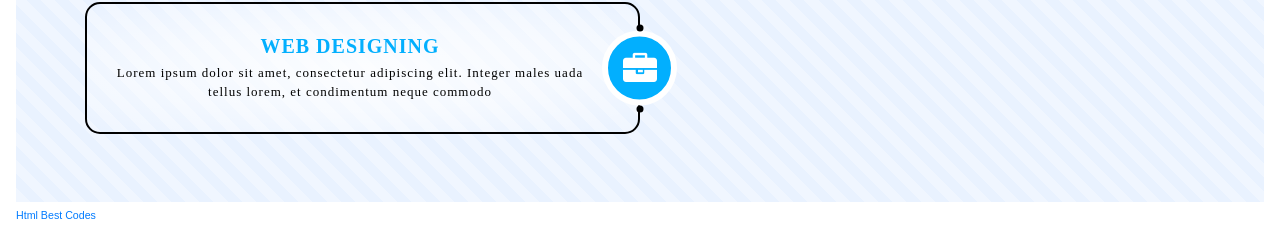
<file: parallax.html>
<!DOCTYPE html>
<html>
<head>
<style>
  .parallax {
    /* The image used */
    background-image: url('https://noosaentertainment.com.au/images/performer-noosa-entertainment.jpg');

    /* Set a specific height */
    height: 1000px;

    /* Create the parallax scrolling effect */
    background-attachment: fixed;
    background-position: center;
    background-repeat: no-repeat;
    background-size: contain;
  }
</style>
</head>
<body>

  <div class="parallax"></div>

  <div style="height:1000px;background-color:lavender;font-size:36px">
    Scroll Up and Down this page to see the parallax scrolling effect.
    This div is just here to enable scrolling.
    Tip: Try to remove the background-attachment property to remove the scrolling effect.
  </div>

</body>
</html>



<!DOCTYPE html> 
<html>
<head> 
<style> 
  @keyframes example {
    from {
      background-color: red;
    } 
    to {
      background-color: yellow;
    } 
  }

@keyframes slideIn { 
  from {
    margin-left: 100%;
  } 
  to {
    margin-left: 0%;
  } 
}

.animated-text { 
  width: 100%; 
  background-color: red; 
  animation-name: example; 
  animation-duration: 4s; 
  animation-iteration-count: infinite; 
  animation-direction: alternate; 
}

.slide-in-text { 
  width: 100%; 
  margin-left: 100%; 
  animation: slideIn 2s forwards; 
  } 
</style> 
</head> 
<body>

<h1 class="animated-text">Color Changing Text</h1> 
<h1 class="slide-in-text">Slide-in Text Animation</h1>

</body> 
</html>


<!DOCTYPE html>
<html>
<head>
<style>
.tooltip {
  position: relative;
  display: inline-block;
  border-bottom: 1px dotted black;
}

.tooltip .tooltiptext {
  visibility: hidden;
  width: 120px;
  background-color: black;
  color: #fff;
  text-align: center;
  border-radius: 6px;
  padding: 5px 0;
  position: absolute;
  z-index: 1;
  bottom: 100%;
  left: 50%;
  margin-left: -60px;
  opacity: 0;
  transition: opacity 0.3s;
}

.tooltip:hover .tooltiptext {
  visibility: visible;
  opacity: 1;
}
</style>
</head>
<body>

<div class="tooltip">Hover over me
  <span class="tooltiptext">Tooltip text</span>
</div>

</body>
</html>



                                                
                                               
<style>
@import url("https://fonts.googleapis.com/css?family=Roboto+Mono");

* {
    box-sizing: border-box;
    font-weight: normal;
}

body {
    color: #555;
    background: #222;
    text-align: center;
    font-family: "Roboto Mono";
    padding: 1em;
    margin:20px;
}

h1 {
    font-size: 2.2em;
}

.flip {
    position: relative;
}

.flip > .front,
.flip > .back {
    display: block;
    transition-timing-function: cubic-bezier(0.175, 0.885, 0.32, 1.275);
    transition-duration: 0.5s;
    transition-property: transform, opacity;
}

.flip > .front {
    transform: rotateY(0deg);
}

.flip > .back {
    position: absolute;
    opacity: 0;
    top: 0px;
    left: 0px;
    width: 100%;
    height: 100%;
    transform: rotateY(-180deg);
}

.flip:hover > .front {
    transform: rotateY(180deg);
}

.flip:hover > .back {
    opacity: 1;
    transform: rotateY(0deg);
}

.flip.flip-vertical > .back {
    transform: rotateX(-180deg);
}

.flip.flip-vertical:hover > .front {
    transform: rotateX(180deg);
}

.flip.flip-vertical:hover > .back {
    transform: rotateX(0deg);
}

.flip {
    position: relative;
    display: inline-block;
    margin-right: 2px;
    margin-bottom: 1em;
    width: 100%;
}

.flip > .front,
.flip > .back {
    display: block;
    color: white;
    width: inherit;
    background-size: cover !important;
    background-position: center !important;
    height: 220px;
    padding: 1em 2em;
    background: #313131;
    border-radius: 10px;
}

.flip > .front p,
.flip > .back p {
    font-size: 0.9125rem;
    line-height: 160%;
    color: #999;
}

.text-shadow {
    text-shadow: 1px 1px rgba(0, 0, 0, 0.04), 2px 2px rgba(0, 0, 0, 0.04), 3px 3px rgba(0, 0, 0, 0.04), 4px 4px rgba(0, 0, 0, 0.04), 0.125rem 0.125rem rgba(0, 0, 0, 0.04), 6px 6px rgba(0, 0, 0, 0.04), 7px 7px rgba(0, 0, 0, 0.04), 8px 8px rgba(0, 0, 0, 0.04), 9px 9px rgba(0, 0, 0, 0.04), 0.3125rem 0.3125rem rgba(0, 0, 0, 0.04), 11px 11px rgba(0, 0, 0, 0.04), 12px 12px rgba(0, 0, 0, 0.04), 13px 13px rgba(0, 0, 0, 0.04), 14px 14px rgba(0, 0, 0, 0.04), 0.625rem 0.625rem rgba(0, 0, 0, 0.04), 16px 16px rgba(0, 0, 0, 0.04), 17px 17px rgba(0, 0, 0, 0.04), 18px 18px rgba(0, 0, 0, 0.04), 19px 19px rgba(0, 0, 0, 0.04), 1.25rem 1.25rem rgba(0, 0, 0, 0.04);
}
</style>
<h4>Horizontal Flip</h4>
<div class="flip">
    <div class="front" >
       <h1 class="text-shadow">MOUNTAIN</hi>
    </div>
    <div class="back">
       <h2>Angular</h2>
       <p>Good tools make application development quicker and easier to maintain than if you did everything by hand..</p>
    </div>
</div>


<br>
<br>

<!-- vertical -->
  
<h4>Vertical Flip</h4>
<div class="flip flip-vertical">
    <div class="front" >
       <h1 class="text-shadow">FOREST</hi>
    </div>
    <div class="back">
       <h2>Angular</h2>
       <p>Good tools make application development quicker and easier to maintain than if you did everything by hand..</p>
    </div>
</div><a target='_blank' href='' style='font-size: 8pt; text-decoration: none'></a>


                                                
                                                <!-- this script is provided by https://www.htmlbestcodes.com coded by: Kerixa Inc. -->
<style>
.fa {
    font: normal normal normal 34px/1.8 FontAwesome !important;
}
.bg {
    background: repeating-linear-gradient( 45deg, #f0f6ff 0, #f0f6ff 10px, #e9f2ff 10px, #e9f2ff 20px );
}

.main-timeline {
    font-family: verdana;
    position: relative;
}

.main-timeline:after {
    content: "";
    display: block;
    clear: both;
}

.main-timeline .timeline {
    width: 50%;
    margin: 0 0 20px 20px;
    float: right;
}

.main-timeline .timeline-content {
    color: #000;
    background: radial-gradient( rgba(255, 255, 255, 0.8), rgba(255, 255, 255, 0.5), transparent );
    text-align: center;
    min-height: 125px;
    padding: 30px 20px 30px 45px;
    border-radius: 15px;
    border: 2px solid #000;
    display: block;
    position: relative;
}

.main-timeline .timeline-content:hover {
    text-decoration: none;
}

.main-timeline .timeline-icon {
    color: #fff;
    background-color: #ff4f00;
    font-size: 37px;
    line-height: 65px;
    height: 75px;
    width: 75px;
    border: 6px solid #fff;
    border-radius: 50%;
    transform: translateY(-50%);
    position: absolute;
    left: -38px;
    top: 50%;
}

.main-timeline .timeline-icon:before,
.main-timeline .timeline-icon:after {
    content: "";
    background-color: #000;
    height: 7px;
    width: 7px;
    border-radius: 50%;
    transform: translateX(-50%);
    position: absolute;
    left: 50%;
    top: -12px;
}

.main-timeline .timeline-icon:after {
    top: calc(100% + 6px);
}

.main-timeline .title {
    color: #ff4f00;
    font-size: 20px;
    font-weight: 700;
    text-transform: uppercase;
    letter-spacing: 1px;
    margin: 0 0 5px;
}

.main-timeline .description {
    font-size: 13px;
    letter-spacing: 1px;
    margin: 0;
}

.main-timeline .timeline:nth-child(even) {
    float: left;
    margin: 0 20px 20px 0;
}

.main-timeline .timeline:nth-child(even) .timeline-content {
    padding: 30px 45px 30px 20px;
}

.main-timeline .timeline:nth-child(even) .timeline-icon {
    right: -39px;
    left: auto;
}

.main-timeline .timeline:nth-child(4n + 2) .timeline-icon {
    background-color: #953fbe;
}

.main-timeline .timeline:nth-child(4n + 2) .title {
    color: #953fbe;
}

.main-timeline .timeline:nth-child(4n + 3) .timeline-icon {
    background-color: #00b29c;
}

.main-timeline .timeline:nth-child(4n + 3) .title {
    color: #00b29c;
}

.main-timeline .timeline:nth-child(4n + 4) .timeline-icon {
    background-color: #02affe;
}

.main-timeline .timeline:nth-child(4n + 4) .title {
    color: #02affe;
}

@media screen and (max-width: 767px) {
.main-timeline .timeline {
    width: 100%;
    padding-top: 40px;
}

.main-timeline .timeline .timeline-content,
.main-timeline .timeline:nth-child(even) .timeline-content {
    padding: 45px 20px 20px;
}

.main-timeline .timeline .timeline-icon,
.main-timeline .timeline:nth-child(even) .timeline-icon {
    font-size: 28px;
    left: 50%;
    top: -39px;
    right: auto;
    transform: translateY(0) translateX(-50%);
}

.main-timeline .timeline .timeline-icon:before,
.main-timeline .timeline .timeline-icon:after {
    top: 50%;
    left: -12px;
    transform: translateY(-50%) translateX(0);
}

.main-timeline .timeline .timeline-icon:after {
    left: calc(100% + 6px);
}
}

@media screen and (max-width: 576px) {
.main-timeline .title {
    font-size: 18px;
}
}
</style>
<link rel='stylesheet' href='https://stackpath.bootstrapcdn.com/bootstrap/4.3.1/css/bootstrap.min.css'>
<link rel='stylesheet' href='https://stackpath.bootstrapcdn.com/font-awesome/4.7.0/css/font-awesome.min.css'>
<div class="bg">
    <div class="container">

        <div class="row py-5">
            <div class="col-md-12">
                <div class="main-timeline">
                    <div class="timeline">
                        <a href="#" class="timeline-content">
                            <div class="timeline-icon">
                                <i class="fa fa-globe"></i>
                            </div>
                            <h3 class="title">Web Designing</h3>
                            <p class="description">
                                Lorem ipsum dolor sit amet, consectetur adipiscing elit. Integer males uada tellus lorem, et condimentum neque commodo
                            </p>
                        </a>
                    </div>
                    <div class="timeline">
                        <a href="#" class="timeline-content">
                            <div class="timeline-icon">
                                <i class="fa fa-rocket"></i>
                            </div>
                            <h3 class="title">Web Development</h3>
                            <p class="description">
                                Lorem ipsum dolor sit amet, consectetur adipiscing elit. Integer males uada tellus lorem, et condimentum neque commodo
                            </p>
                        </a>
                    </div>
                    <div class="timeline">
                        <a href="#" class="timeline-content">
                            <div class="timeline-icon">
                                <i class="fa fa-user"></i>
                            </div>
                            <h3 class="title">Java Script</h3>
                            <p class="description">
                                Lorem ipsum dolor sit amet, consectetur adipiscing elit. Integer males uada tellus lorem, et condimentum neque commodo
                            </p>
                        </a>
                    </div>
                    <div class="timeline">
                        <a href="#" class="timeline-content">
                            <div class="timeline-icon">
                                <i class="fa fa-briefcase"></i>
                            </div>
                            <h3 class="title">Web Designing</h3>
                            <p class="description">
                                Lorem ipsum dolor sit amet, consectetur adipiscing elit. Integer males uada tellus lorem, et condimentum neque commodo
                            </p>
                        </a>
                    </div>
                </div>
            </div>
        </div>
    </div>
</div><a target='_blank' href='https://www.htmlbestcodes.com' style='font-size: 8pt; text-decoration: none'>Html Best Codes</a>
</file>
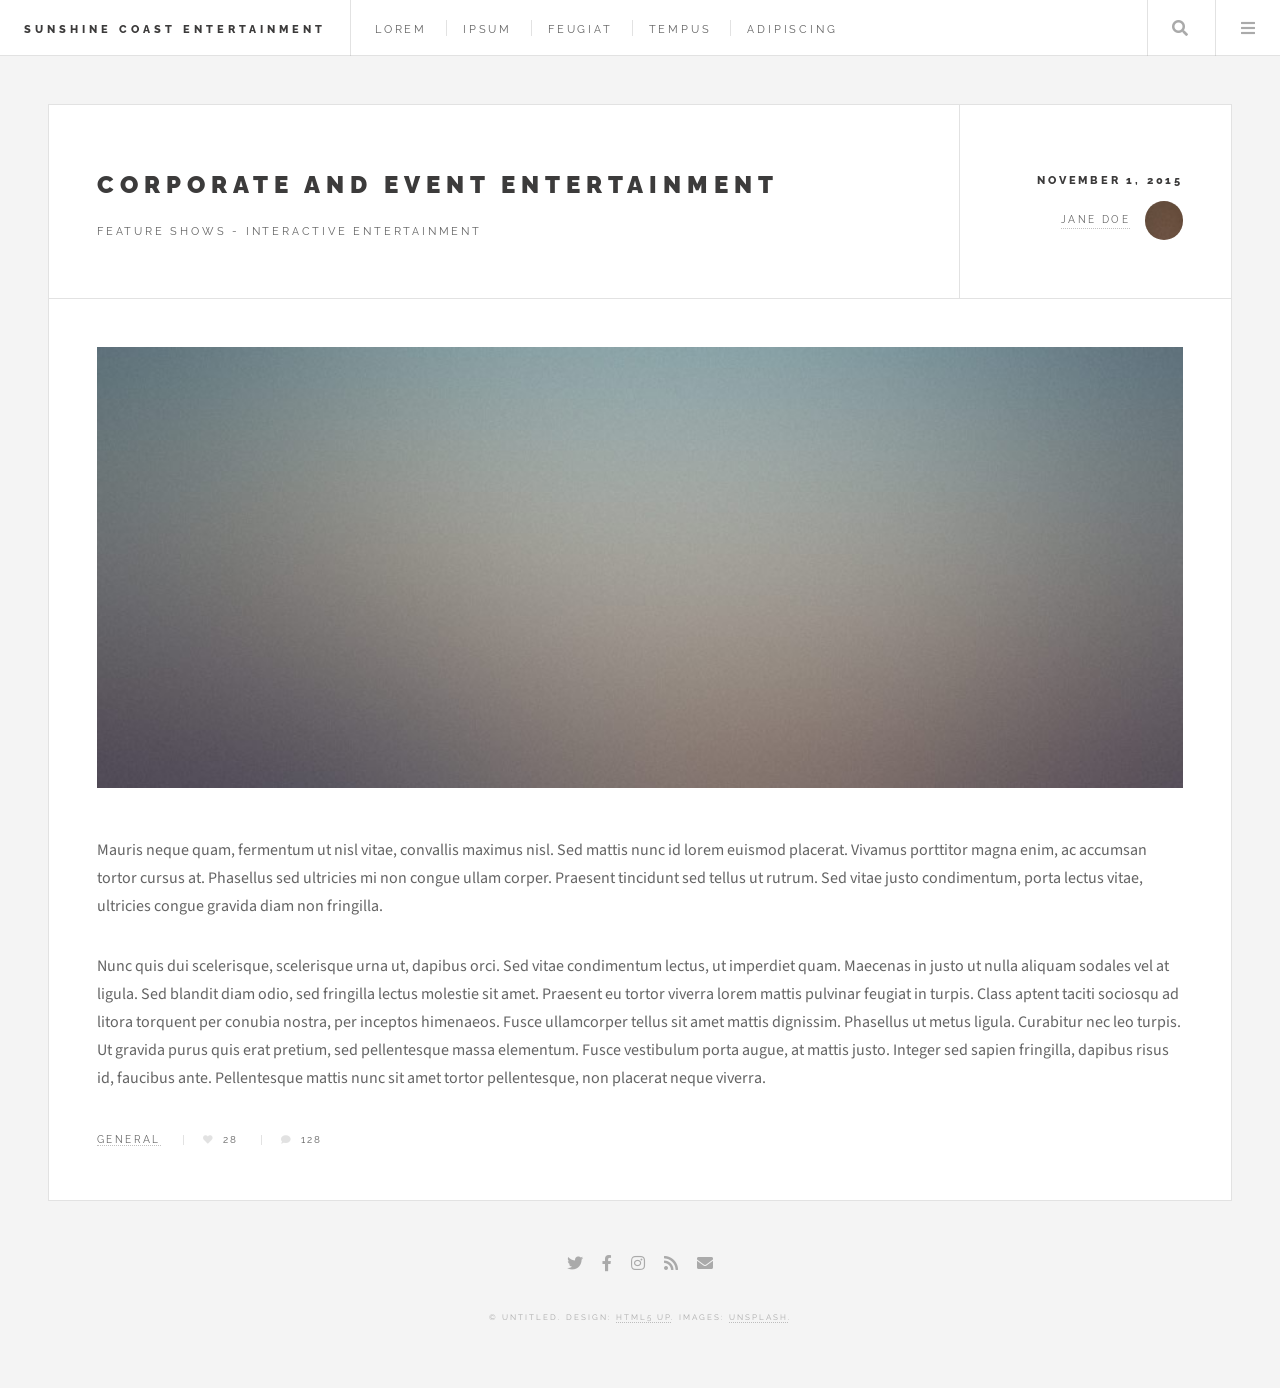
<file: shows.html>
<!DOCTYPE HTML>
<!--
	
-->
<html>
	<head>
		<title>Sunshine Coast Entertainment</title>
		<meta charset="utf-8" />
		<meta name="viewport" content="width=device-width, initial-scale=1, user-scalable=no" />
		<link rel="stylesheet" href="assets/css/main.css" />
	</head>
	<body class="single is-preload">

		<!-- Wrapper -->
			<div id="wrapper">

				<!-- Header -->
					<header id="header">
						<h1><a href="index.html">Sunshine Coast Entertainment</a></h1>
						<nav class="links">
							<ul>
								<li><a href="#">Lorem</a></li>
								<li><a href="#">Ipsum</a></li>
								<li><a href="#">Feugiat</a></li>
								<li><a href="#">Tempus</a></li>
								<li><a href="#">Adipiscing</a></li>
							</ul>
						</nav>
						<nav class="main">
							<ul>
								<li class="search">
									<a class="fa-search" href="#search">Search</a>
									<form id="search" method="get" action="#">
										<input type="text" name="query" placeholder="Search" />
									</form>
								</li>
								<li class="menu">
									<a class="fa-bars" href="#menu">Menu</a>
								</li>
							</ul>
						</nav>
					</header>

				<!-- Menu -->
					<section id="menu">

						<!-- Search -->
							<section>
								<form class="search" method="get" action="#">
									<input type="text" name="query" placeholder="Search" />
								</form>
							</section>

						<!-- Links -->
							<section>
								<ul class="links">
									<li>
										<a href="#">
											<h3>Lorem ipsum</h3>
											<p>Feugiat tempus veroeros dolor</p>
										</a>
									</li>
									<li>
										<a href="#">
											<h3>Dolor sit amet</h3>
											<p>Sed vitae justo condimentum</p>
										</a>
									</li>
									<li>
										<a href="#">
											<h3>Feugiat veroeros</h3>
											<p>Phasellus sed ultricies mi congue</p>
										</a>
									</li>
									<li>
										<a href="#">
											<h3>Etiam sed consequat</h3>
											<p>Porta lectus amet ultricies</p>
										</a>
									</li>
								</ul>
							</section>

						<!-- Actions -->
							<section>
								<ul class="actions stacked">
									<li><a href="#" class="button large fit">Log In</a></li>
								</ul>
							</section>

					</section>

				<!-- Main -->
					<div id="main">

						<!-- Post -->
							<article class="post">
								<header>
									<div class="title">
										<h2><a href="#">Corporate and Event Entertainment</a></h2>
										<p>Feature Shows - Interactive Entertainment</p>
									</div>
									<div class="meta">
										<time class="published" datetime="2015-11-01">November 1, 2015</time>
										<a href="#" class="author"><span class="name">Jane Doe</span><img src="images/avatar.jpg" alt="" /></a>
									</div>
								</header>
								<span class="image featured"><img src="images/pic01.jpg" alt="" /></span>
								<p>Mauris neque quam, fermentum ut nisl vitae, convallis maximus nisl. Sed mattis nunc id lorem euismod placerat. Vivamus porttitor magna enim, ac accumsan tortor cursus at. Phasellus sed ultricies mi non congue ullam corper. Praesent tincidunt sed tellus ut rutrum. Sed vitae justo condimentum, porta lectus vitae, ultricies congue gravida diam non fringilla.</p>
								<p>Nunc quis dui scelerisque, scelerisque urna ut, dapibus orci. Sed vitae condimentum lectus, ut imperdiet quam. Maecenas in justo ut nulla aliquam sodales vel at ligula. Sed blandit diam odio, sed fringilla lectus molestie sit amet. Praesent eu tortor viverra lorem mattis pulvinar feugiat in turpis. Class aptent taciti sociosqu ad litora torquent per conubia nostra, per inceptos himenaeos. Fusce ullamcorper tellus sit amet mattis dignissim. Phasellus ut metus ligula. Curabitur nec leo turpis. Ut gravida purus quis erat pretium, sed pellentesque massa elementum. Fusce vestibulum porta augue, at mattis justo. Integer sed sapien fringilla, dapibus risus id, faucibus ante. Pellentesque mattis nunc sit amet tortor pellentesque, non placerat neque viverra. </p>
								<footer>
									<ul class="stats">
										<li><a href="#">General</a></li>
										<li><a href="#" class="icon solid fa-heart">28</a></li>
										<li><a href="#" class="icon solid fa-comment">128</a></li>
									</ul>
								</footer>
							</article>

					</div>

				<!-- Footer -->
					<section id="footer">
						<ul class="icons">
							<li><a href="#" class="icon brands fa-twitter"><span class="label">Twitter</span></a></li>
							<li><a href="#" class="icon brands fa-facebook-f"><span class="label">Facebook</span></a></li>
							<li><a href="#" class="icon brands fa-instagram"><span class="label">Instagram</span></a></li>
							<li><a href="#" class="icon solid fa-rss"><span class="label">RSS</span></a></li>
							<li><a href="#" class="icon solid fa-envelope"><span class="label">Email</span></a></li>
						</ul>
						<p class="copyright">&copy; Untitled. Design: <a href="http://html5up.net">HTML5 UP</a>. Images: <a href="http://unsplash.com">Unsplash</a>.</p>
					</section>

			</div>

		<!-- Scripts -->
			<script src="assets/js/jquery.min.js"></script>
			<script src="assets/js/browser.min.js"></script>
			<script src="assets/js/breakpoints.min.js"></script>
			<script src="assets/js/util.js"></script>
			<script src="assets/js/main.js"></script>

	</body>
</html>
</file>
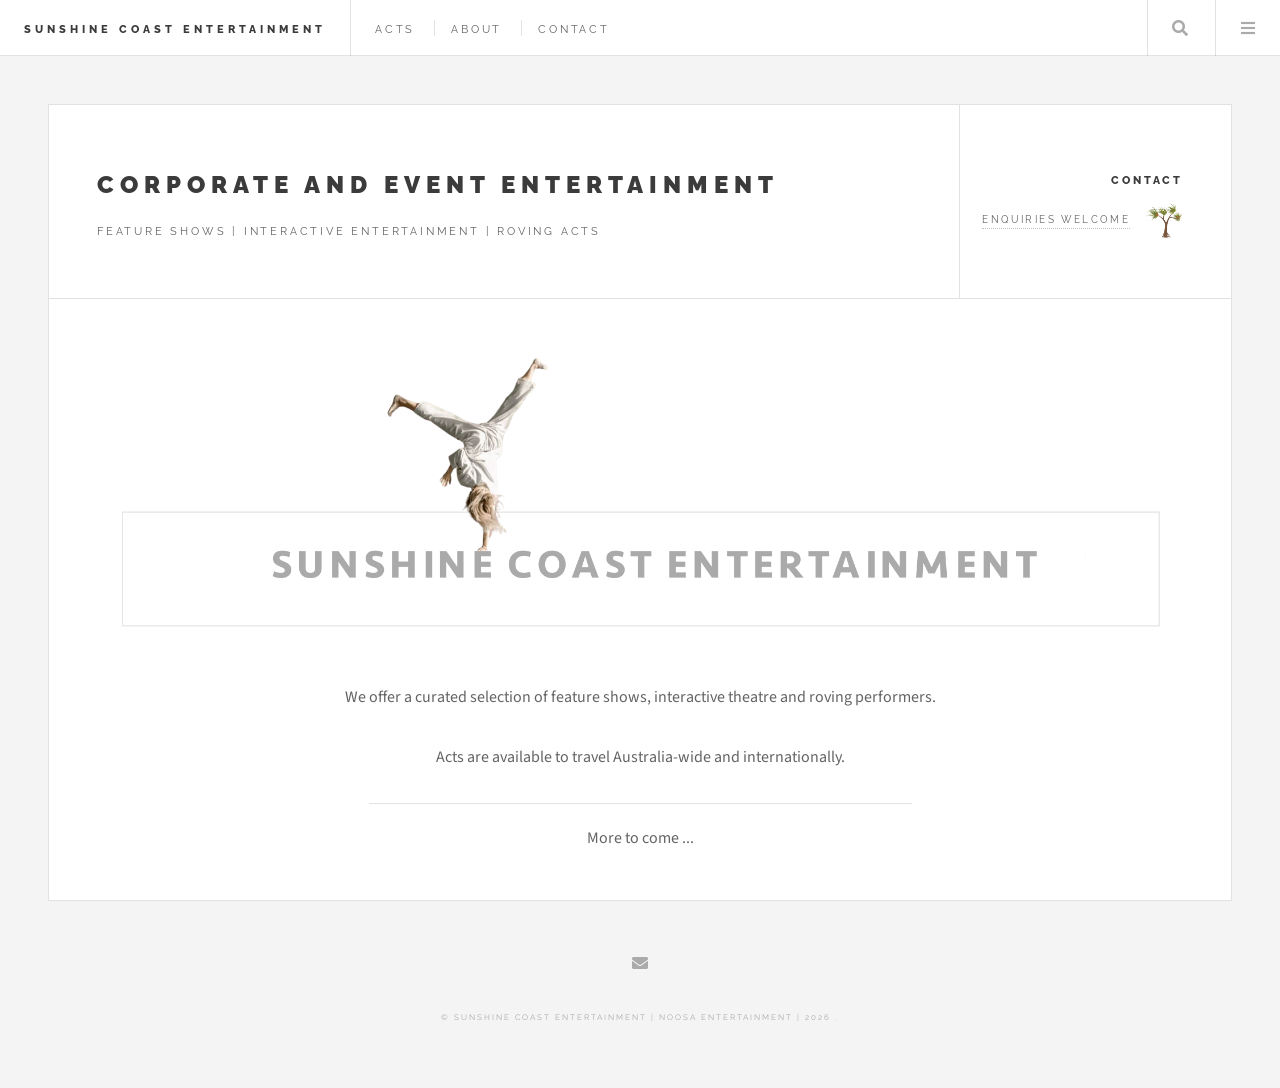
<file: side-menu-gone.html>
<!DOCTYPE HTML>
<!--
	
-->
<html>
	<head>
		<title>Sunshine Coast Entertainment</title>
		<meta charset="utf-8" />
		<meta name="viewport" content="width=device-width, initial-scale=1, user-scalable=no" />
		<link rel="stylesheet" href="assets/css/main.css" />
	</head>
	<body class="single is-preload">

		<!-- Wrapper -->
			<div id="wrapper">

				<!-- Header -->
					<header id="header">
						<h1><a href="index.html">Sunshine Coast Entertainment</a></h1>
						<nav class="links">
							<ul>
								<li><a href="#">ACTS</a></li>
								<li><a href="#">ABOUT</a></li>
								<li><a href="#">CONTACT</a></li>
							</ul>
						</nav>
						<nav class="main">
							<ul>
								<li class="search">
									<a class="fa-search" href="#search">Search</a>
									<form id="search" method="get" action="#">
										<input type="text" name="query" placeholder="Search" />
									</form>
								</li>
								<li class="menu">
									<a class="fa-bars" href="#menu">Menu</a>
								</li>
							</ul>
						</nav>
					</header>



					</section>

				<!-- Main -->
					<div id="main">

						<!-- Post -->
							<article class="post">
								<header>
									<div class="title">
										<h2><a href="#">Corporate and Event Entertainment</a></h2>
										<p>Feature Shows | Interactive Entertainment | Roving Acts</p>
									</div>
									<div class="meta">
										<time class="published" datetime="">CONTACT</time>
										<a href="mailto:asap@asapentertainment.com.au" class="author">
  <span class="name">Enquiries Welcome</span>
  <img src="images/pandanus.jpg" alt="Sunshine Coast Entertainment" />
</a>

									</div>
								</header>
								<span class="image featured"><img src="images/Logo-rounded-of-Sunshine-Coast-Entertainment.png" alt="" /></span>
								

				<p style="text-align: center;">We offer a curated selection of feature shows, interactive theatre and roving performers.</p>
<p style="text-align: center;">Acts are available to travel Australia-wide and internationally.</p>

<hr style="width: 50%; margin: 20px auto;">

<p style="text-align: center;">More to come ...</p>

<footer style="display: flex; justify-content: center; width: 100%;">
	<ul class="stats" style="list-style: none; padding: 0; margin: 0; display: flex; justify-content: center;">
		<li><a href="#"></a></li>
		<li><a href="#" class=""></a></li>
		<li><a href="#" class=""></a></li>
	</ul>
</footer>
</article>


				<!-- Footer -->
					<section id="footer">
						<ul class="icons">

							<li><a href="mailto:asap@asapentertainment.com.au" class="icon solid fa-envelope"><span class="label">Email</span></a></li>
						</ul>
						<p class="copyright">&copy; Sunshine Coast Entertainment | Noosa Entertainment | 2026 <a href="sunshinecoastentertainment.com"></a><a href=""></a>.</p>
					</section>

			</div>

		<!-- Scripts -->
			<script src="assets/js/jquery.min.js"></script>
			<script src="assets/js/browser.min.js"></script>
			<script src="assets/js/breakpoints.min.js"></script>
			<script src="assets/js/util.js"></script>
			<script src="assets/js/main.js"></script>

	</body>
</html>
</file>
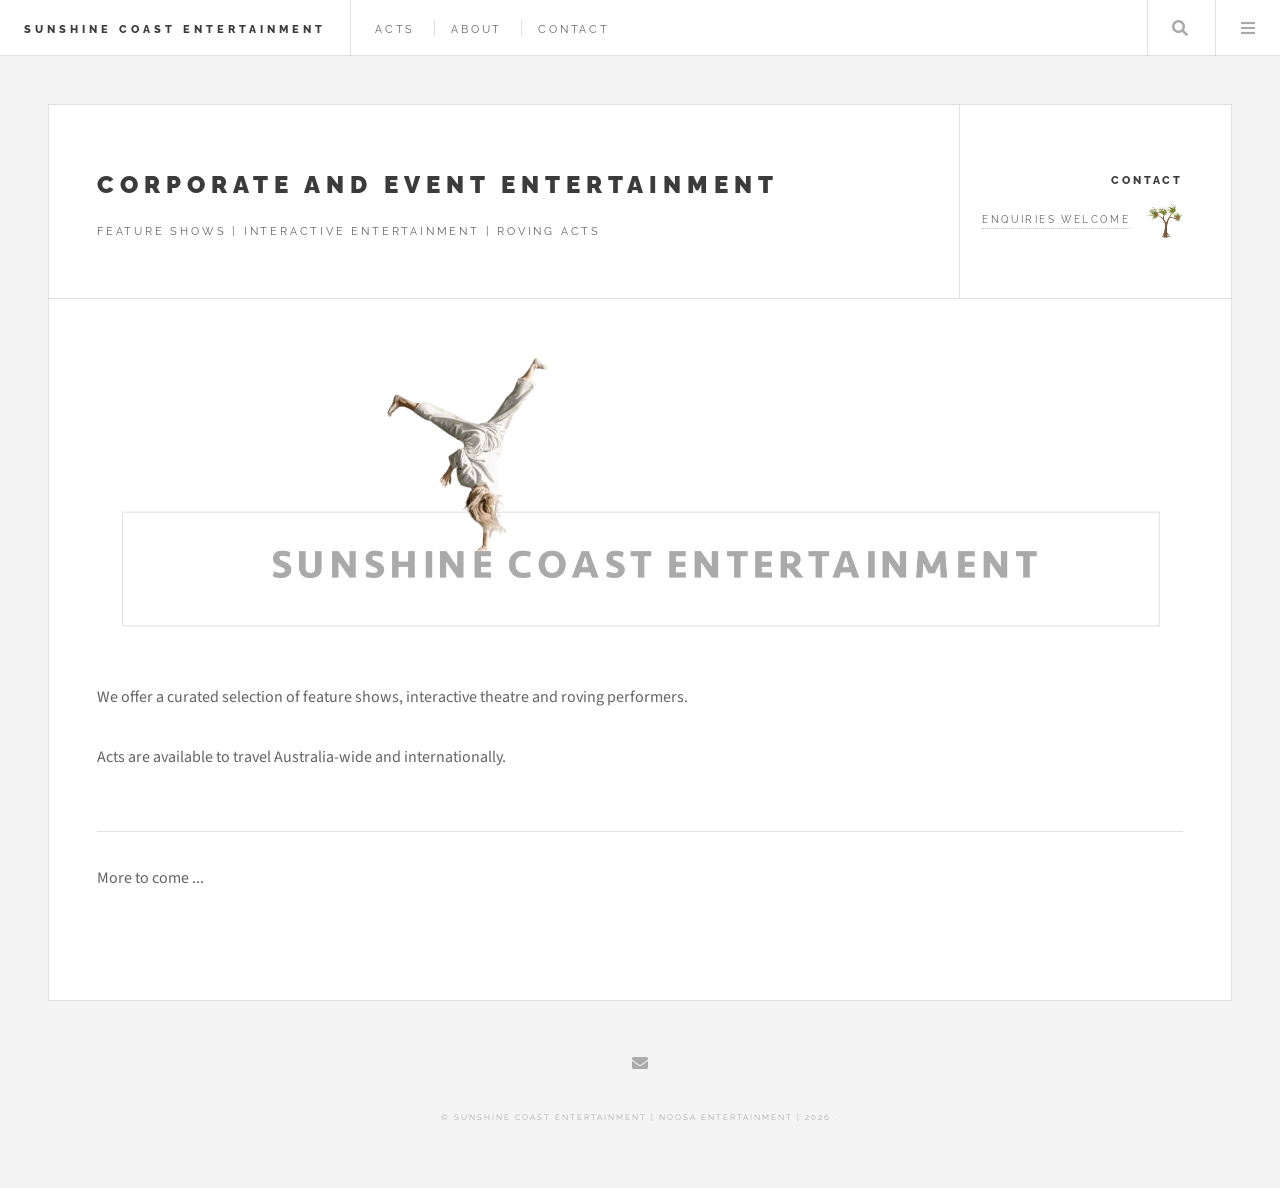
<file: single.html>
<!DOCTYPE HTML>
<!--
	
-->
<html>
	<head>
		<title>Sunshine Coast Entertainment</title>
		<meta charset="utf-8" />
		<meta name="viewport" content="width=device-width, initial-scale=1, user-scalable=no" />
		<link rel="stylesheet" href="assets/css/main.css" />
	</head>
	<body class="single is-preload">

		<!-- Wrapper -->
			<div id="wrapper">

				<!-- Header -->
					<header id="header">
						<h1><a href="index.html">Sunshine Coast Entertainment</a></h1>
						<nav class="links">
							<ul>
								<li><a href="#">ACTS</a></li>
								<li><a href="#">ABOUT</a></li>
								<li><a href="#">CONTACT</a></li>
							</ul>
						</nav>
						<nav class="main">
							<ul>
								<li class="search">
									<a class="fa-search" href="#search">Search</a>
									<form id="search" method="get" action="#">
										<input type="text" name="query" placeholder="Search" />
									</form>
								</li>
								<li class="menu">
									<a class="fa-bars" href="#menu">Menu</a>
								</li>
							</ul>
						</nav>
					</header>

				<!-- Menu -->
					<section id="menu">

						<!-- Search -->
							<section>
								<form class="search" method="get" action="#">
									<input type="text" name="query" placeholder="Search" />
								</form>
							</section>

						<!-- Links -->
							<section>
								<ul class="links">
									<li>
										<a href="#">
											<h3>Lorem ipsum</h3>
											<p>Feugiat tempus veroeros dolor</p>
										</a>
									</li>
									<li>
										<a href="#">
											<h3>Dolor sit amet</h3>
											<p>Sed vitae justo condimentum</p>
										</a>
									</li>
									<li>
										<a href="#">
											<h3>Feugiat veroeros</h3>
											<p>Phasellus sed ultricies mi congue</p>
										</a>
									</li>
									<li>
										<a href="#">
											<h3>Etiam sed consequat</h3>
											<p>Porta lectus amet ultricies</p>
										</a>
									</li>
								</ul>
							</section>

						<!-- Actions -->
							<section>
								<ul class="actions stacked">
									<li><a href="#" class="button large fit">Log In</a></li>
								</ul>
							</section>

					</section>

				<!-- Main -->
					<div id="main">

						<!-- Post -->
							<article class="post">
								<header>
									<div class="title">
										<h2><a href="#">Corporate and Event Entertainment</a></h2>
										<p>Feature Shows | Interactive Entertainment | Roving Acts</p>
									</div>
									<div class="meta">
										<time class="published" datetime="">CONTACT</time>
										<a href="mailto:asap@asapentertainment.com.au" class="author">
  <span class="name">Enquiries Welcome</span>
  <img src="images/pandanus.jpg" alt="Sunshine Coast Entertainment" />
</a>

									</div>
								</header>
								<span class="image featured"><img src="images/Logo-rounded-of-Sunshine-Coast-Entertainment.png" alt="" /></span>
								<p>We offer a curated selection of feature shows, interactive theatre and roving performers.</p>
								<p>Acts are available to travel Australia-wide and internationally.<br><br><hr>More to come ...</p>
								<footer>
									<ul class="stats">
										<li><a href="#"></a></li>
										<li><a href="#" class=""></a></li>
										<li><a href="#" class=""></a></li>
									</ul>
								</footer>
							</article>

					</div>

				<!-- Footer -->
					<section id="footer">
						<ul class="icons">

							<li><a href="mailto:asap@asapentertainment.com.au" class="icon solid fa-envelope"><span class="label">Email</span></a></li>
						</ul>
						<p class="copyright">&copy; Sunshine Coast Entertainment | Noosa Entertainment | 2026 <a href="sunshinecoastentertainment.com"></a><a href=""></a>.</p>
					</section>

			</div>

		<!-- Scripts -->
			<script src="assets/js/jquery.min.js"></script>
			<script src="assets/js/browser.min.js"></script>
			<script src="assets/js/breakpoints.min.js"></script>
			<script src="assets/js/util.js"></script>
			<script src="assets/js/main.js"></script>

	</body>
</html>
</file>
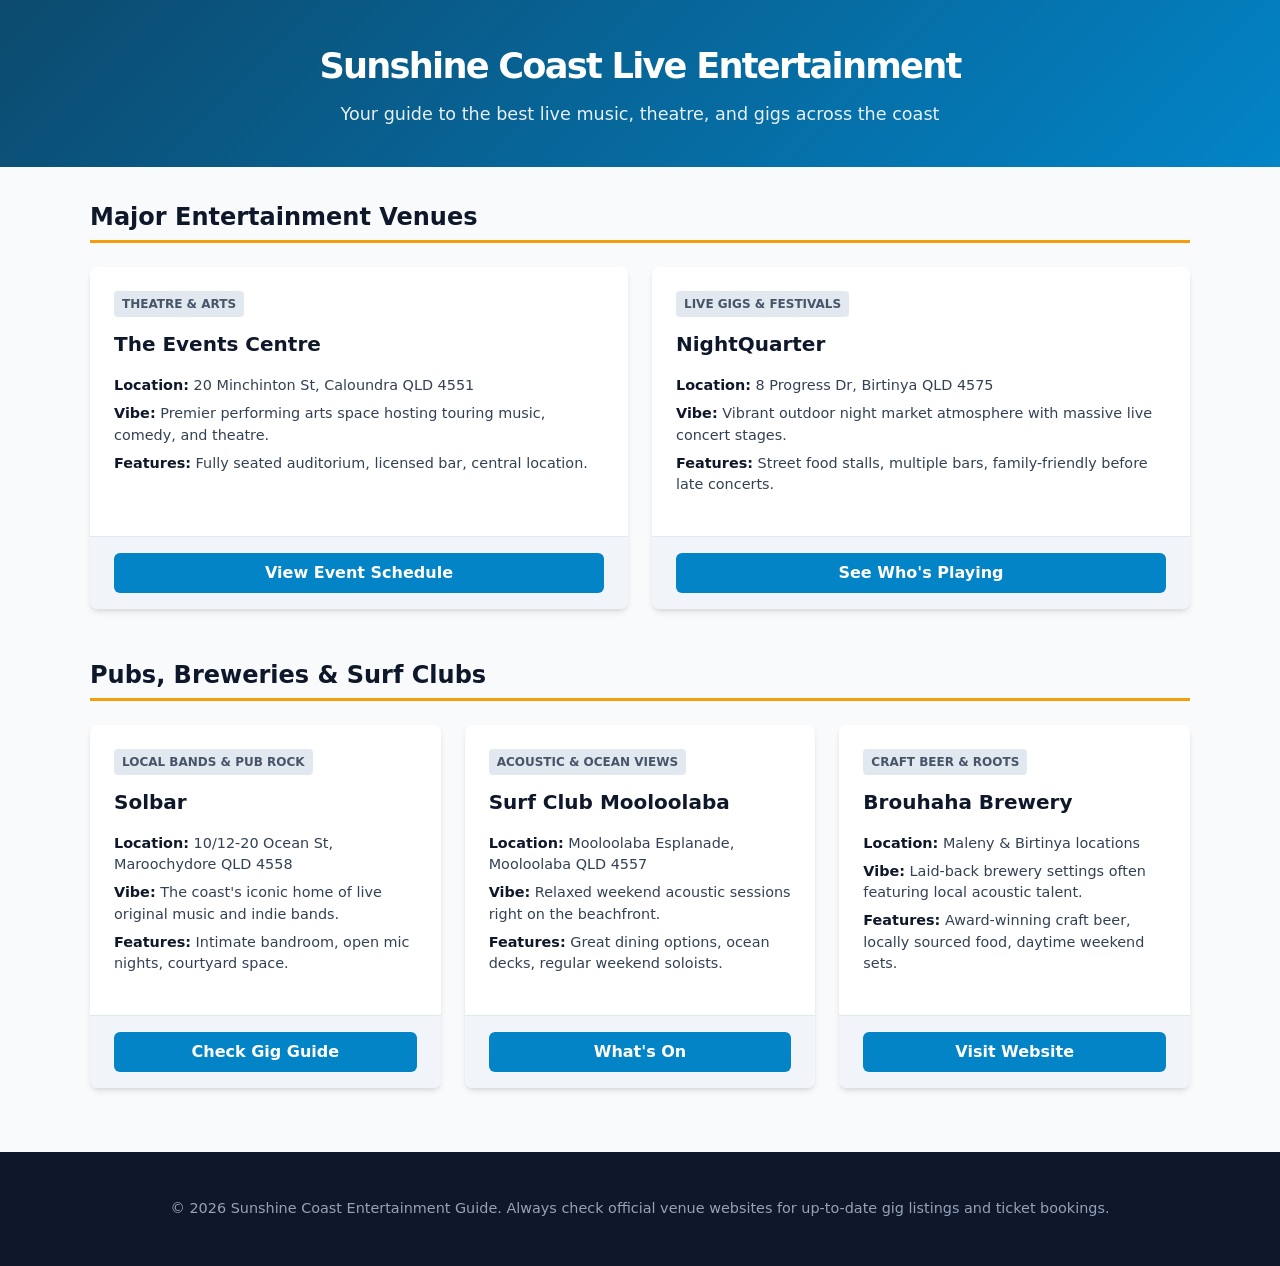
<file: test.html>
<!DOCTYPE html>
<html lang="en-AU">
<head>
    <meta charset="UTF-8">
    <meta name="viewport" content="width=device-width, initial-scale=1.0">
    <title>Live Entertainment - Sunshine Coast</title>
    <style>
        :root {
            --primary: #0284c7;
            --primary-dark: #0369a1;
            --accent: #f59e0b;
            --text: #334155;
            --bg: #f8fafc;
            --card-bg: #ffffff;
        }

        body {
            font-family: system-ui, -apple-system, BlinkMacSystemFont, 'Segoe UI', Roboto, Oxygen, Ubuntu, Cantarell, sans-serif;
            line-height: 1.5;
            color: var(--text);
            background-color: var(--bg);
            margin: 0;
            padding: 0;
        }

        header {
            background: linear-gradient(135deg, #0c4a6e, #0284c7);
            color: white;
            text-align: center;
            padding: 2.5rem 1rem;
        }

        header h1 {
            margin: 0;
            font-size: 2.2rem;
            letter-spacing: -0.05em;
        }

        header p {
            margin: 0.5rem 0 0 0;
            font-size: 1.1rem;
            opacity: 0.9;
        }

        main {
            max-width: 1100px;
            margin: 2rem auto;
            padding: 0 1rem;
        }

        .category-section {
            margin-bottom: 3rem;
        }

        .category-title {
            font-size: 1.5rem;
            color: #0f172a;
            border-bottom: 3px solid var(--accent);
            padding-bottom: 0.3rem;
            margin-bottom: 1.5rem;
        }

        .grid {
            display: grid;
            grid-template-columns: repeat(auto-fit, minmax(300px, 1fr));
            gap: 1.5rem;
        }

        .card {
            background-color: var(--card-bg);
            border-radius: 8px;
            box-shadow: 0 4px 6px -1px rgba(0, 0, 0, 0.1), 0 2px 4px -1px rgba(0, 0, 0, 0.06);
            overflow: hidden;
            display: flex;
            flex-direction: column;
        }

        .card-content {
            padding: 1.5rem;
            flex-grow: 1;
        }

        .card h3 {
            margin: 0 0 0.5rem 0;
            color: #0f172a;
            font-size: 1.25rem;
        }

        .tag {
            display: inline-block;
            background-color: #e2e8f0;
            color: #475569;
            font-size: 0.75rem;
            font-weight: 700;
            padding: 0.25rem 0.5rem;
            border-radius: 4px;
            text-transform: uppercase;
            margin-bottom: 0.75rem;
        }

        .details-list {
            list-style: none;
            padding: 0;
            margin: 1rem 0;
            font-size: 0.9rem;
        }

        .details-list li {
            margin-bottom: 0.4rem;
        }

        .details-list strong {
            color: #0f172a;
        }

        .card-action {
            padding: 1rem 1.5rem;
            background-color: #f1f5f9;
            border-top: 1px solid #e2e8f0;
        }

        .btn {
            display: block;
            text-align: center;
            background-color: var(--primary);
            color: white;
            text-decoration: none;
            padding: 0.5rem 1rem;
            border-radius: 6px;
            font-weight: 600;
            transition: background-color 0.2s ease;
        }

        .btn:hover {
            background-color: var(--primary-dark);
        }

        footer {
            text-align: center;
            padding: 2rem 1rem;
            background-color: #0f172a;
            color: #94a3b8;
            font-size: 0.9rem;
            margin-top: 4rem;
        }
    </style>
</head>
<body>

    <header>
        <h1>Sunshine Coast Live Entertainment</h1>
        <p>Your guide to the best live music, theatre, and gigs across the coast</p>
    </header>

    <main>
        <!-- Category 1: Dedicated Entertainment Venues -->
        <section class="category-section">
            <h2 class="category-title">Major Entertainment Venues</h2>
            <div class="grid">
                
                <div class="card">
                    <div class="card-content">
                        <span class="tag">Theatre & Arts</span>
                        <h3>The Events Centre</h3>
                        <ul class="details-list">
                            <li><strong>Location:</strong> 20 Minchinton St, Caloundra QLD 4551</li>
                            <li><strong>Vibe:</strong> Premier performing arts space hosting touring music, comedy, and theatre.</li>
                            <li><strong>Features:</strong> Fully seated auditorium, licensed bar, central location.</li>
                        </ul>
                    </div>
                    <div class="card-action">
                        <a href="https://theeventscentre.com.au" class="btn" target="_blank" rel="noopener">View Event Schedule</a>
                    </div>
                </div>

                <div class="card">
                    <div class="card-content">
                        <span class="tag">Live Gigs & Festivals</span>
                        <h3>NightQuarter</h3>
                        <ul class="details-list">
                            <li><strong>Location:</strong> 8 Progress Dr, Birtinya QLD 4575</li>
                            <li><strong>Vibe:</strong> Vibrant outdoor night market atmosphere with massive live concert stages.</li>
                            <li><strong>Features:</strong> Street food stalls, multiple bars, family-friendly before late concerts.</li>
                        </ul>
                    </div>
                    <div class="card-action">
                        <a href="https://nightquarter.com.au" class="btn" target="_blank" rel="noopener">See Who's Playing</a>
                    </div>
                </div>

            </div>
        </section>

        <!-- Category 2: Surf Clubs and Pubs -->
        <section class="category-section">
            <h2 class="category-title">Pubs, Breweries & Surf Clubs</h2>
            <div class="grid">

                <div class="card">
                    <div class="card-content">
                        <span class="tag">Local Bands & Pub Rock</span>
                        <h3>Solbar</h3>
                        <ul class="details-list">
                            <li><strong>Location:</strong> 10/12-20 Ocean St, Maroochydore QLD 4558</li>
                            <li><strong>Vibe:</strong> The coast's iconic home of live original music and indie bands.</li>
                            <li><strong>Features:</strong> Intimate bandroom, open mic nights, courtyard space.</li>
                        </ul>
                    </div>
                    <div class="card-action">
                        <a href="https://solbar.com.au" class="btn" target="_blank" rel="noopener">Check Gig Guide</a>
                    </div>
                </div>

                <div class="card">
                    <div class="card-content">
                        <span class="tag">Acoustic & Ocean Views</span>
                        <h3>Surf Club Mooloolaba</h3>
                        <ul class="details-list">
                            <li><strong>Location:</strong> Mooloolaba Esplanade, Mooloolaba QLD 4557</li>
                            <li><strong>Vibe:</strong> Relaxed weekend acoustic sessions right on the beachfront.</li>
                            <li><strong>Features:</strong> Great dining options, ocean decks, regular weekend soloists.</li>
                        </ul>
                    </div>
                    <div class="card-action">
                        <a href="https://thesurfclub.com.au" class="btn" target="_blank" rel="noopener">What's On</a>
                    </div>
                </div>

                <div class="card">
                    <div class="card-content">
                        <span class="tag">Craft Beer & Roots</span>
                        <h3>Brouhaha Brewery</h3>
                        <ul class="details-list">
                            <li><strong>Location:</strong> Maleny & Birtinya locations</li>
                            <li><strong>Vibe:</strong> Laid-back brewery settings often featuring local acoustic talent.</li>
                            <li><strong>Features:</strong> Award-winning craft beer, locally sourced food, daytime weekend sets.</li>
                        </ul>
                    </div>
                    <div class="card-action">
                        <a href="https://brouhahabrewery.com.au" class="btn" target="_blank" rel="noopener">Visit Website</a>
                    </div>
                </div>

            </div>
        </section>
    </main>

    <footer>
        <p>&copy; 2026 Sunshine Coast Entertainment Guide. Always check official venue websites for up-to-date gig listings and ticket bookings.</p>
    </footer>

</body>
</html>
</file>
<file: assets/css/main.css>
@import url(fontawesome-all.min.css);
@import url("https://fonts.googleapis.com/css?family=Source+Sans+Pro:400,700|Raleway:400,800,900");

/*
	Future Imperfect by HTML5 UP
	html5up.net | @ajlkn
	Free for personal and commercial use under the CCA 3.0 license (html5up.net/license)
*/

html, body, div, span, applet, object,
iframe, h1, h2, h3, h4, h5, h6, p, blockquote,
pre, a, abbr, acronym, address, big, cite,
code, del, dfn, em, img, ins, kbd, q, s, samp,
small, strike, strong, sub, sup, tt, var, b,
u, i, center, dl, dt, dd, ol, ul, li, fieldset,
form, label, legend, table, caption, tbody,
tfoot, thead, tr, th, td, article, aside,
canvas, details, embed, figure, figcaption,
footer, header, hgroup, menu, nav, output, ruby,
section, summary, time, mark, audio, video {
	margin: 0;
	padding: 0;
	border: 0;
	font-size: 100%;
	font: inherit;
	vertical-align: baseline;}

article, aside, details, figcaption, figure,
footer, header, hgroup, menu, nav, section {
	display: block;}

body {
	line-height: 1;
}

ol, ul {
	list-style: none;
}

blockquote, q {
	quotes: none;
}

	blockquote:before, blockquote:after, q:before, q:after {
		content: '';
		content: none;
	}

table {
	border-collapse: collapse;
	border-spacing: 0;
}

body {
	-webkit-text-size-adjust: none;
}

mark {
	background-color: transparent;
	color: inherit;
}

input::-moz-focus-inner {
	border: 0;
	padding: 0;
}

input, select, textarea {
	-moz-appearance: none;
	-webkit-appearance: none;
	-ms-appearance: none;
	appearance: none;
}

/* Basic */

	@-ms-viewport {
		width: device-width;
	}

	body {
		-ms-overflow-style: scrollbar;
	}

	@media screen and (max-width: 480px) {

		html, body {
			min-width: 320px;
		}

	}

	html {
		box-sizing: border-box;
	}

	*, *:before, *:after {
		box-sizing: inherit;
	}

	body {
		background: #f4f4f4;
	}

		body.is-preload *, body.is-preload *:before, body.is-preload *:after {
			-moz-animation: none !important;
			-webkit-animation: none !important;
			-ms-animation: none !important;
			animation: none !important;
			-moz-transition: none !important;
			-webkit-transition: none !important;
			-ms-transition: none !important;
			transition: none !important;
		}

/* Type */

	body, input, select, textarea {
		color: #646464;
		font-family: "Source Sans Pro", Helvetica, sans-serif;
		font-size: 14pt;
		font-weight: 400;
		line-height: 1.75;
	}

		@media screen and (max-width: 1680px) {

			body, input, select, textarea {
				font-size: 12pt;
			}

		}

		@media screen and (max-width: 1280px) {

			body, input, select, textarea {
				font-size: 12pt;
			}

		}

		@media screen and (max-width: 980px) {

			body, input, select, textarea {
				font-size: 12pt;
			}

		}

		@media screen and (max-width: 736px) {

			body, input, select, textarea {
				font-size: 12pt;
			}

		}

		@media screen and (max-width: 480px) {

			body, input, select, textarea {
				font-size: 12pt;
			}

		}

	a {
		-moz-transition: color 0.2s ease, border-bottom-color 0.2s ease;
		-webkit-transition: color 0.2s ease, border-bottom-color 0.2s ease;
		-ms-transition: color 0.2s ease, border-bottom-color 0.2s ease;
		transition: color 0.2s ease, border-bottom-color 0.2s ease;
		border-bottom: dotted 1px rgba(160, 160, 160, 0.65);
		color: inherit;
		text-decoration: none;
	}

		a:before {
			-moz-transition: color 0.2s ease;
			-webkit-transition: color 0.2s ease;
			-ms-transition: color 0.2s ease;
			transition: color 0.2s ease;
		}

		a:hover {
			border-bottom-color: transparent;
			color: #2ebaae !important;
		}

			a:hover:before {
				color: #2ebaae !important;
			}

	strong, b {
		color: #3c3b3b;
		font-weight: 700;
	}

	em, i {
		font-style: italic;
	}

	p {
		margin: 0 0 2em 0;
	}

	h1, h2, h3, h4, h5, h6 {
		color: #3c3b3b;
		font-family: "Raleway", Helvetica, sans-serif;
		font-weight: 800;
		letter-spacing: 0.25em;
		line-height: 1.65;
		margin: 0 0 1em 0;
		text-transform: uppercase;
	}

		h1 a, h2 a, h3 a, h4 a, h5 a, h6 a {
			color: inherit;
			border-bottom: 0;
		}

	h2 {
		font-size: 1.1em;
	}

	h3 {
		font-size: 0.9em;
	}

	h4 {
		font-size: 0.7em;
	}

	h5 {
		font-size: 0.7em;
	}

	h6 {
		font-size: 0.7em;
	}

	sub {
		font-size: 0.8em;
		position: relative;
		top: 0.5em;
	}

	sup {
		font-size: 0.8em;
		position: relative;
		top: -0.5em;
	}

	blockquote {
		border-left: solid 4px rgba(160, 160, 160, 0.3);
		font-style: italic;
		margin: 0 0 2em 0;
		padding: 0.5em 0 0.5em 2em;
	}

	code {
		background: rgba(160, 160, 160, 0.075);
		border: solid 1px rgba(160, 160, 160, 0.3);
		font-family: "Courier New", monospace;
		font-size: 0.9em;
		margin: 0 0.25em;
		padding: 0.25em 0.65em;
	}

	pre {
		-webkit-overflow-scrolling: touch;
		font-family: "Courier New", monospace;
		font-size: 0.9em;
		margin: 0 0 2em 0;
	}

		pre code {
			display: block;
			line-height: 1.75em;
			padding: 1em 1.5em;
			overflow-x: auto;
		}

	hr {
		border: 0;
		border-bottom: solid 1px rgba(160, 160, 160, 0.3);
		margin: 2em 0;
	}

		hr.major {
			margin: 3em 0;
		}

	.align-left {
		text-align: left;
	}

	.align-center {
		text-align: center;
	}

	.align-right {
		text-align: right;
	}

/* Row */

	.row {
		display: flex;
		flex-wrap: wrap;
		box-sizing: border-box;
		align-items: stretch;
	}

		.row > * {
			box-sizing: border-box;
		}

		.row.gtr-uniform > * > :last-child {
			margin-bottom: 0;
		}

		.row.aln-left {
			justify-content: flex-start;
		}

		.row.aln-center {
			justify-content: center;
		}

		.row.aln-right {
			justify-content: flex-end;
		}

		.row.aln-top {
			align-items: flex-start;
		}

		.row.aln-middle {
			align-items: center;
		}

		.row.aln-bottom {
			align-items: flex-end;
		}

		.row > .imp {
			order: -1;
		}

		.row > .col-1 {
			width: 8.33333%;
		}

		.row > .off-1 {
			margin-left: 8.33333%;
		}

		.row > .col-2 {
			width: 16.66667%;
		}

		.row > .off-2 {
			margin-left: 16.66667%;
		}

		.row > .col-3 {
			width: 25%;
		}

		.row > .off-3 {
			margin-left: 25%;
		}

		.row > .col-4 {
			width: 33.33333%;
		}

		.row > .off-4 {
			margin-left: 33.33333%;
		}

		.row > .col-5 {
			width: 41.66667%;
		}

		.row > .off-5 {
			margin-left: 41.66667%;
		}

		.row > .col-6 {
			width: 50%;
		}

		.row > .off-6 {
			margin-left: 50%;
		}

		.row > .col-7 {
			width: 58.33333%;
		}

		.row > .off-7 {
			margin-left: 58.33333%;
		}

		.row > .col-8 {
			width: 66.66667%;
		}

		.row > .off-8 {
			margin-left: 66.66667%;
		}

		.row > .col-9 {
			width: 75%;
		}

		.row > .off-9 {
			margin-left: 75%;
		}

		.row > .col-10 {
			width: 83.33333%;
		}

		.row > .off-10 {
			margin-left: 83.33333%;
		}

		.row > .col-11 {
			width: 91.66667%;
		}

		.row > .off-11 {
			margin-left: 91.66667%;
		}

		.row > .col-12 {
			width: 100%;
		}

		.row > .off-12 {
			margin-left: 100%;
		}

		.row.gtr-0 {
			margin-top: 0;
			margin-left: 0em;
		}

			.row.gtr-0 > * {
				padding: 0 0 0 0em;
			}

			.row.gtr-0.gtr-uniform {
				margin-top: 0em;
			}

				.row.gtr-0.gtr-uniform > * {
					padding-top: 0em;
				}

		.row.gtr-25 {
			margin-top: 0;
			margin-left: -0.25em;
		}

			.row.gtr-25 > * {
				padding: 0 0 0 0.25em;
			}

			.row.gtr-25.gtr-uniform {
				margin-top: -0.25em;
			}

				.row.gtr-25.gtr-uniform > * {
					padding-top: 0.25em;
				}

		.row.gtr-50 {
			margin-top: 0;
			margin-left: -0.5em;
		}

			.row.gtr-50 > * {
				padding: 0 0 0 0.5em;
			}

			.row.gtr-50.gtr-uniform {
				margin-top: -0.5em;
			}

				.row.gtr-50.gtr-uniform > * {
					padding-top: 0.5em;
				}

		.row {
			margin-top: 0;
			margin-left: -1em;
		}

			.row > * {
				padding: 0 0 0 1em;
			}

			.row.gtr-uniform {
				margin-top: -1em;
			}

				.row.gtr-uniform > * {
					padding-top: 1em;
				}

		.row.gtr-150 {
			margin-top: 0;
			margin-left: -1.5em;
		}

			.row.gtr-150 > * {
				padding: 0 0 0 1.5em;
			}

			.row.gtr-150.gtr-uniform {
				margin-top: -1.5em;
			}

				.row.gtr-150.gtr-uniform > * {
					padding-top: 1.5em;
				}

		.row.gtr-200 {
			margin-top: 0;
			margin-left: -2em;
		}

			.row.gtr-200 > * {
				padding: 0 0 0 2em;
			}

			.row.gtr-200.gtr-uniform {
				margin-top: -2em;
			}

				.row.gtr-200.gtr-uniform > * {
					padding-top: 2em;
				}

		@media screen and (max-width: 1680px) {

			.row {
				display: flex;
				flex-wrap: wrap;
				box-sizing: border-box;
				align-items: stretch;
			}

				.row > * {
					box-sizing: border-box;
				}

				.row.gtr-uniform > * > :last-child {
					margin-bottom: 0;
				}

				.row.aln-left {
					justify-content: flex-start;
				}

				.row.aln-center {
					justify-content: center;
				}

				.row.aln-right {
					justify-content: flex-end;
				}

				.row.aln-top {
					align-items: flex-start;
				}

				.row.aln-middle {
					align-items: center;
				}

				.row.aln-bottom {
					align-items: flex-end;
				}

				.row > .imp-xlarge {
					order: -1;
				}

				.row > .col-1-xlarge {
					width: 8.33333%;
				}

				.row > .off-1-xlarge {
					margin-left: 8.33333%;
				}

				.row > .col-2-xlarge {
					width: 16.66667%;
				}

				.row > .off-2-xlarge {
					margin-left: 16.66667%;
				}

				.row > .col-3-xlarge {
					width: 25%;
				}

				.row > .off-3-xlarge {
					margin-left: 25%;
				}

				.row > .col-4-xlarge {
					width: 33.33333%;
				}

				.row > .off-4-xlarge {
					margin-left: 33.33333%;
				}

				.row > .col-5-xlarge {
					width: 41.66667%;
				}

				.row > .off-5-xlarge {
					margin-left: 41.66667%;
				}

				.row > .col-6-xlarge {
					width: 50%;
				}

				.row > .off-6-xlarge {
					margin-left: 50%;
				}

				.row > .col-7-xlarge {
					width: 58.33333%;
				}

				.row > .off-7-xlarge {
					margin-left: 58.33333%;
				}

				.row > .col-8-xlarge {
					width: 66.66667%;
				}

				.row > .off-8-xlarge {
					margin-left: 66.66667%;
				}

				.row > .col-9-xlarge {
					width: 75%;
				}

				.row > .off-9-xlarge {
					margin-left: 75%;
				}

				.row > .col-10-xlarge {
					width: 83.33333%;
				}

				.row > .off-10-xlarge {
					margin-left: 83.33333%;
				}

				.row > .col-11-xlarge {
					width: 91.66667%;
				}

				.row > .off-11-xlarge {
					margin-left: 91.66667%;
				}

				.row > .col-12-xlarge {
					width: 100%;
				}

				.row > .off-12-xlarge {
					margin-left: 100%;
				}

				.row.gtr-0 {
					margin-top: 0;
					margin-left: 0em;
				}

					.row.gtr-0 > * {
						padding: 0 0 0 0em;
					}

					.row.gtr-0.gtr-uniform {
						margin-top: 0em;
					}

						.row.gtr-0.gtr-uniform > * {
							padding-top: 0em;
						}

				.row.gtr-25 {
					margin-top: 0;
					margin-left: -0.25em;
				}

					.row.gtr-25 > * {
						padding: 0 0 0 0.25em;
					}

					.row.gtr-25.gtr-uniform {
						margin-top: -0.25em;
					}

						.row.gtr-25.gtr-uniform > * {
							padding-top: 0.25em;
						}

				.row.gtr-50 {
					margin-top: 0;
					margin-left: -0.5em;
				}

					.row.gtr-50 > * {
						padding: 0 0 0 0.5em;
					}

					.row.gtr-50.gtr-uniform {
						margin-top: -0.5em;
					}

						.row.gtr-50.gtr-uniform > * {
							padding-top: 0.5em;
						}

				.row {
					margin-top: 0;
					margin-left: -1em;
				}

					.row > * {
						padding: 0 0 0 1em;
					}

					.row.gtr-uniform {
						margin-top: -1em;
					}

						.row.gtr-uniform > * {
							padding-top: 1em;
						}

				.row.gtr-150 {
					margin-top: 0;
					margin-left: -1.5em;
				}

					.row.gtr-150 > * {
						padding: 0 0 0 1.5em;
					}

					.row.gtr-150.gtr-uniform {
						margin-top: -1.5em;
					}

						.row.gtr-150.gtr-uniform > * {
							padding-top: 1.5em;
						}

				.row.gtr-200 {
					margin-top: 0;
					margin-left: -2em;
				}

					.row.gtr-200 > * {
						padding: 0 0 0 2em;
					}

					.row.gtr-200.gtr-uniform {
						margin-top: -2em;
					}

						.row.gtr-200.gtr-uniform > * {
							padding-top: 2em;
						}

		}

		@media screen and (max-width: 1280px) {

			.row {
				display: flex;
				flex-wrap: wrap;
				box-sizing: border-box;
				align-items: stretch;
			}

				.row > * {
					box-sizing: border-box;
				}

				.row.gtr-uniform > * > :last-child {
					margin-bottom: 0;
				}

				.row.aln-left {
					justify-content: flex-start;
				}

				.row.aln-center {
					justify-content: center;
				}

				.row.aln-right {
					justify-content: flex-end;
				}

				.row.aln-top {
					align-items: flex-start;
				}

				.row.aln-middle {
					align-items: center;
				}

				.row.aln-bottom {
					align-items: flex-end;
				}

				.row > .imp-large {
					order: -1;
				}

				.row > .col-1-large {
					width: 8.33333%;
				}

				.row > .off-1-large {
					margin-left: 8.33333%;
				}

				.row > .col-2-large {
					width: 16.66667%;
				}

				.row > .off-2-large {
					margin-left: 16.66667%;
				}

				.row > .col-3-large {
					width: 25%;
				}

				.row > .off-3-large {
					margin-left: 25%;
				}

				.row > .col-4-large {
					width: 33.33333%;
				}

				.row > .off-4-large {
					margin-left: 33.33333%;
				}

				.row > .col-5-large {
					width: 41.66667%;
				}

				.row > .off-5-large {
					margin-left: 41.66667%;
				}

				.row > .col-6-large {
					width: 50%;
				}

				.row > .off-6-large {
					margin-left: 50%;
				}

				.row > .col-7-large {
					width: 58.33333%;
				}

				.row > .off-7-large {
					margin-left: 58.33333%;
				}

				.row > .col-8-large {
					width: 66.66667%;
				}

				.row > .off-8-large {
					margin-left: 66.66667%;
				}

				.row > .col-9-large {
					width: 75%;
				}

				.row > .off-9-large {
					margin-left: 75%;
				}

				.row > .col-10-large {
					width: 83.33333%;
				}

				.row > .off-10-large {
					margin-left: 83.33333%;
				}

				.row > .col-11-large {
					width: 91.66667%;
				}

				.row > .off-11-large {
					margin-left: 91.66667%;
				}

				.row > .col-12-large {
					width: 100%;
				}

				.row > .off-12-large {
					margin-left: 100%;
				}

				.row.gtr-0 {
					margin-top: 0;
					margin-left: 0em;
				}

					.row.gtr-0 > * {
						padding: 0 0 0 0em;
					}

					.row.gtr-0.gtr-uniform {
						margin-top: 0em;
					}

						.row.gtr-0.gtr-uniform > * {
							padding-top: 0em;
						}

				.row.gtr-25 {
					margin-top: 0;
					margin-left: -0.25em;
				}

					.row.gtr-25 > * {
						padding: 0 0 0 0.25em;
					}

					.row.gtr-25.gtr-uniform {
						margin-top: -0.25em;
					}

						.row.gtr-25.gtr-uniform > * {
							padding-top: 0.25em;
						}

				.row.gtr-50 {
					margin-top: 0;
					margin-left: -0.5em;
				}

					.row.gtr-50 > * {
						padding: 0 0 0 0.5em;
					}

					.row.gtr-50.gtr-uniform {
						margin-top: -0.5em;
					}

						.row.gtr-50.gtr-uniform > * {
							padding-top: 0.5em;
						}

				.row {
					margin-top: 0;
					margin-left: -1em;
				}

					.row > * {
						padding: 0 0 0 1em;
					}

					.row.gtr-uniform {
						margin-top: -1em;
					}

						.row.gtr-uniform > * {
							padding-top: 1em;
						}

				.row.gtr-150 {
					margin-top: 0;
					margin-left: -1.5em;
				}

					.row.gtr-150 > * {
						padding: 0 0 0 1.5em;
					}

					.row.gtr-150.gtr-uniform {
						margin-top: -1.5em;
					}

						.row.gtr-150.gtr-uniform > * {
							padding-top: 1.5em;
						}

				.row.gtr-200 {
					margin-top: 0;
					margin-left: -2em;
				}

					.row.gtr-200 > * {
						padding: 0 0 0 2em;
					}

					.row.gtr-200.gtr-uniform {
						margin-top: -2em;
					}

						.row.gtr-200.gtr-uniform > * {
							padding-top: 2em;
						}

		}

		@media screen and (max-width: 980px) {

			.row {
				display: flex;
				flex-wrap: wrap;
				box-sizing: border-box;
				align-items: stretch;
			}

				.row > * {
					box-sizing: border-box;
				}

				.row.gtr-uniform > * > :last-child {
					margin-bottom: 0;
				}

				.row.aln-left {
					justify-content: flex-start;
				}

				.row.aln-center {
					justify-content: center;
				}

				.row.aln-right {
					justify-content: flex-end;
				}

				.row.aln-top {
					align-items: flex-start;
				}

				.row.aln-middle {
					align-items: center;
				}

				.row.aln-bottom {
					align-items: flex-end;
				}

				.row > .imp-medium {
					order: -1;
				}

				.row > .col-1-medium {
					width: 8.33333%;
				}

				.row > .off-1-medium {
					margin-left: 8.33333%;
				}

				.row > .col-2-medium {
					width: 16.66667%;
				}

				.row > .off-2-medium {
					margin-left: 16.66667%;
				}

				.row > .col-3-medium {
					width: 25%;
				}

				.row > .off-3-medium {
					margin-left: 25%;
				}

				.row > .col-4-medium {
					width: 33.33333%;
				}

				.row > .off-4-medium {
					margin-left: 33.33333%;
				}

				.row > .col-5-medium {
					width: 41.66667%;
				}

				.row > .off-5-medium {
					margin-left: 41.66667%;
				}

				.row > .col-6-medium {
					width: 50%;
				}

				.row > .off-6-medium {
					margin-left: 50%;
				}

				.row > .col-7-medium {
					width: 58.33333%;
				}

				.row > .off-7-medium {
					margin-left: 58.33333%;
				}

				.row > .col-8-medium {
					width: 66.66667%;
				}

				.row > .off-8-medium {
					margin-left: 66.66667%;
				}

				.row > .col-9-medium {
					width: 75%;
				}

				.row > .off-9-medium {
					margin-left: 75%;
				}

				.row > .col-10-medium {
					width: 83.33333%;
				}

				.row > .off-10-medium {
					margin-left: 83.33333%;
				}

				.row > .col-11-medium {
					width: 91.66667%;
				}

				.row > .off-11-medium {
					margin-left: 91.66667%;
				}

				.row > .col-12-medium {
					width: 100%;
				}

				.row > .off-12-medium {
					margin-left: 100%;
				}

				.row.gtr-0 {
					margin-top: 0;
					margin-left: 0em;
				}

					.row.gtr-0 > * {
						padding: 0 0 0 0em;
					}

					.row.gtr-0.gtr-uniform {
						margin-top: 0em;
					}

						.row.gtr-0.gtr-uniform > * {
							padding-top: 0em;
						}

				.row.gtr-25 {
					margin-top: 0;
					margin-left: -0.25em;
				}

					.row.gtr-25 > * {
						padding: 0 0 0 0.25em;
					}

					.row.gtr-25.gtr-uniform {
						margin-top: -0.25em;
					}

						.row.gtr-25.gtr-uniform > * {
							padding-top: 0.25em;
						}

				.row.gtr-50 {
					margin-top: 0;
					margin-left: -0.5em;
				}

					.row.gtr-50 > * {
						padding: 0 0 0 0.5em;
					}

					.row.gtr-50.gtr-uniform {
						margin-top: -0.5em;
					}

						.row.gtr-50.gtr-uniform > * {
							padding-top: 0.5em;
						}

				.row {
					margin-top: 0;
					margin-left: -1em;
				}

					.row > * {
						padding: 0 0 0 1em;
					}

					.row.gtr-uniform {
						margin-top: -1em;
					}

						.row.gtr-uniform > * {
							padding-top: 1em;
						}

				.row.gtr-150 {
					margin-top: 0;
					margin-left: -1.5em;
				}

					.row.gtr-150 > * {
						padding: 0 0 0 1.5em;
					}

					.row.gtr-150.gtr-uniform {
						margin-top: -1.5em;
					}

						.row.gtr-150.gtr-uniform > * {
							padding-top: 1.5em;
						}

				.row.gtr-200 {
					margin-top: 0;
					margin-left: -2em;
				}

					.row.gtr-200 > * {
						padding: 0 0 0 2em;
					}

					.row.gtr-200.gtr-uniform {
						margin-top: -2em;
					}

						.row.gtr-200.gtr-uniform > * {
							padding-top: 2em;
						}

		}

		@media screen and (max-width: 736px) {

			.row {
				display: flex;
				flex-wrap: wrap;
				box-sizing: border-box;
				align-items: stretch;
			}

				.row > * {
					box-sizing: border-box;
				}

				.row.gtr-uniform > * > :last-child {
					margin-bottom: 0;
				}

				.row.aln-left {
					justify-content: flex-start;
				}

				.row.aln-center {
					justify-content: center;
				}

				.row.aln-right {
					justify-content: flex-end;
				}

				.row.aln-top {
					align-items: flex-start;
				}

				.row.aln-middle {
					align-items: center;
				}

				.row.aln-bottom {
					align-items: flex-end;
				}

				.row > .imp-small {
					order: -1;
				}

				.row > .col-1-small {
					width: 8.33333%;
				}

				.row > .off-1-small {
					margin-left: 8.33333%;
				}

				.row > .col-2-small {
					width: 16.66667%;
				}

				.row > .off-2-small {
					margin-left: 16.66667%;
				}

				.row > .col-3-small {
					width: 25%;
				}

				.row > .off-3-small {
					margin-left: 25%;
				}

				.row > .col-4-small {
					width: 33.33333%;
				}

				.row > .off-4-small {
					margin-left: 33.33333%;
				}

				.row > .col-5-small {
					width: 41.66667%;
				}

				.row > .off-5-small {
					margin-left: 41.66667%;
				}

				.row > .col-6-small {
					width: 50%;
				}

				.row > .off-6-small {
					margin-left: 50%;
				}

				.row > .col-7-small {
					width: 58.33333%;
				}

				.row > .off-7-small {
					margin-left: 58.33333%;
				}

				.row > .col-8-small {
					width: 66.66667%;
				}

				.row > .off-8-small {
					margin-left: 66.66667%;
				}

				.row > .col-9-small {
					width: 75%;
				}

				.row > .off-9-small {
					margin-left: 75%;
				}

				.row > .col-10-small {
					width: 83.33333%;
				}

				.row > .off-10-small {
					margin-left: 83.33333%;
				}

				.row > .col-11-small {
					width: 91.66667%;
				}

				.row > .off-11-small {
					margin-left: 91.66667%;
				}

				.row > .col-12-small {
					width: 100%;
				}

				.row > .off-12-small {
					margin-left: 100%;
				}

				.row.gtr-0 {
					margin-top: 0;
					margin-left: 0em;
				}

					.row.gtr-0 > * {
						padding: 0 0 0 0em;
					}

					.row.gtr-0.gtr-uniform {
						margin-top: 0em;
					}

						.row.gtr-0.gtr-uniform > * {
							padding-top: 0em;
						}

				.row.gtr-25 {
					margin-top: 0;
					margin-left: -0.25em;
				}

					.row.gtr-25 > * {
						padding: 0 0 0 0.25em;
					}

					.row.gtr-25.gtr-uniform {
						margin-top: -0.25em;
					}

						.row.gtr-25.gtr-uniform > * {
							padding-top: 0.25em;
						}

				.row.gtr-50 {
					margin-top: 0;
					margin-left: -0.5em;
				}

					.row.gtr-50 > * {
						padding: 0 0 0 0.5em;
					}

					.row.gtr-50.gtr-uniform {
						margin-top: -0.5em;
					}

						.row.gtr-50.gtr-uniform > * {
							padding-top: 0.5em;
						}

				.row {
					margin-top: 0;
					margin-left: -1em;
				}

					.row > * {
						padding: 0 0 0 1em;
					}

					.row.gtr-uniform {
						margin-top: -1em;
					}

						.row.gtr-uniform > * {
							padding-top: 1em;
						}

				.row.gtr-150 {
					margin-top: 0;
					margin-left: -1.5em;
				}

					.row.gtr-150 > * {
						padding: 0 0 0 1.5em;
					}

					.row.gtr-150.gtr-uniform {
						margin-top: -1.5em;
					}

						.row.gtr-150.gtr-uniform > * {
							padding-top: 1.5em;
						}

				.row.gtr-200 {
					margin-top: 0;
					margin-left: -2em;
				}

					.row.gtr-200 > * {
						padding: 0 0 0 2em;
					}

					.row.gtr-200.gtr-uniform {
						margin-top: -2em;
					}

						.row.gtr-200.gtr-uniform > * {
							padding-top: 2em;
						}

		}

		@media screen and (max-width: 480px) {

			.row {
				display: flex;
				flex-wrap: wrap;
				box-sizing: border-box;
				align-items: stretch;
			}

				.row > * {
					box-sizing: border-box;
				}

				.row.gtr-uniform > * > :last-child {
					margin-bottom: 0;
				}

				.row.aln-left {
					justify-content: flex-start;
				}

				.row.aln-center {
					justify-content: center;
				}

				.row.aln-right {
					justify-content: flex-end;
				}

				.row.aln-top {
					align-items: flex-start;
				}

				.row.aln-middle {
					align-items: center;
				}

				.row.aln-bottom {
					align-items: flex-end;
				}

				.row > .imp-xsmall {
					order: -1;
				}

				.row > .col-1-xsmall {
					width: 8.33333%;
				}

				.row > .off-1-xsmall {
					margin-left: 8.33333%;
				}

				.row > .col-2-xsmall {
					width: 16.66667%;
				}

				.row > .off-2-xsmall {
					margin-left: 16.66667%;
				}

				.row > .col-3-xsmall {
					width: 25%;
				}

				.row > .off-3-xsmall {
					margin-left: 25%;
				}

				.row > .col-4-xsmall {
					width: 33.33333%;
				}

				.row > .off-4-xsmall {
					margin-left: 33.33333%;
				}

				.row > .col-5-xsmall {
					width: 41.66667%;
				}

				.row > .off-5-xsmall {
					margin-left: 41.66667%;
				}

				.row > .col-6-xsmall {
					width: 50%;
				}

				.row > .off-6-xsmall {
					margin-left: 50%;
				}

				.row > .col-7-xsmall {
					width: 58.33333%;
				}

				.row > .off-7-xsmall {
					margin-left: 58.33333%;
				}

				.row > .col-8-xsmall {
					width: 66.66667%;
				}

				.row > .off-8-xsmall {
					margin-left: 66.66667%;
				}

				.row > .col-9-xsmall {
					width: 75%;
				}

				.row > .off-9-xsmall {
					margin-left: 75%;
				}

				.row > .col-10-xsmall {
					width: 83.33333%;
				}

				.row > .off-10-xsmall {
					margin-left: 83.33333%;
				}

				.row > .col-11-xsmall {
					width: 91.66667%;
				}

				.row > .off-11-xsmall {
					margin-left: 91.66667%;
				}

				.row > .col-12-xsmall {
					width: 100%;
				}

				.row > .off-12-xsmall {
					margin-left: 100%;
				}

				.row.gtr-0 {
					margin-top: 0;
					margin-left: 0em;
				}

					.row.gtr-0 > * {
						padding: 0 0 0 0em;
					}

					.row.gtr-0.gtr-uniform {
						margin-top: 0em;
					}

						.row.gtr-0.gtr-uniform > * {
							padding-top: 0em;
						}

				.row.gtr-25 {
					margin-top: 0;
					margin-left: -0.25em;
				}

					.row.gtr-25 > * {
						padding: 0 0 0 0.25em;
					}

					.row.gtr-25.gtr-uniform {
						margin-top: -0.25em;
					}

						.row.gtr-25.gtr-uniform > * {
							padding-top: 0.25em;
						}

				.row.gtr-50 {
					margin-top: 0;
					margin-left: -0.5em;
				}

					.row.gtr-50 > * {
						padding: 0 0 0 0.5em;
					}

					.row.gtr-50.gtr-uniform {
						margin-top: -0.5em;
					}

						.row.gtr-50.gtr-uniform > * {
							padding-top: 0.5em;
						}

				.row {
					margin-top: 0;
					margin-left: -1em;
				}

					.row > * {
						padding: 0 0 0 1em;
					}

					.row.gtr-uniform {
						margin-top: -1em;
					}

						.row.gtr-uniform > * {
							padding-top: 1em;
						}

				.row.gtr-150 {
					margin-top: 0;
					margin-left: -1.5em;
				}

					.row.gtr-150 > * {
						padding: 0 0 0 1.5em;
					}

					.row.gtr-150.gtr-uniform {
						margin-top: -1.5em;
					}

						.row.gtr-150.gtr-uniform > * {
							padding-top: 1.5em;
						}

				.row.gtr-200 {
					margin-top: 0;
					margin-left: -2em;
				}

					.row.gtr-200 > * {
						padding: 0 0 0 2em;
					}

					.row.gtr-200.gtr-uniform {
						margin-top: -2em;
					}

						.row.gtr-200.gtr-uniform > * {
							padding-top: 2em;
						}

		}

/* Author */

	.author {
		display: -moz-flex;
		display: -webkit-flex;
		display: -ms-flex;
		display: flex;
		-moz-flex-direction: row;
		-webkit-flex-direction: row;
		-ms-flex-direction: row;
		flex-direction: row;
		-moz-align-items: center;
		-webkit-align-items: center;
		-ms-align-items: center;
		align-items: center;
		-moz-justify-content: -moz-flex-end;
		-webkit-justify-content: -webkit-flex-end;
		-ms-justify-content: -ms-flex-end;
		justify-content: flex-end;
		border-bottom: 0;
		font-family: "Raleway", Helvetica, sans-serif;
		font-size: 0.6em;
		font-weight: 400;
		letter-spacing: 0.25em;
		text-transform: uppercase;
		white-space: nowrap;
	}

		.author .name {
			-moz-transition: border-bottom-color 0.2s ease;
			-webkit-transition: border-bottom-color 0.2s ease;
			-ms-transition: border-bottom-color 0.2s ease;
			transition: border-bottom-color 0.2s ease;
			border-bottom: dotted 1px rgba(160, 160, 160, 0.65);
			display: block;
			margin: 0 1.5em 0 0;
		}

		.author img {
			border-radius: 100%;
			display: block;
			width: 4em;
		}

		.author:hover .name {
			border-bottom-color: transparent;
		}

/* Blurb */

	.blurb h2 {
		font-size: 0.8em;
		margin: 0 0 1.5em 0;
	}

	.blurb h3 {
		font-size: 0.7em;
	}

	.blurb p {
		font-size: 0.9em;
	}

/* Box */

	.box {
		border: solid 1px rgba(160, 160, 160, 0.3);
		margin-bottom: 2em;
		padding: 1.5em;
	}

		.box > :last-child,
		.box > :last-child > :last-child,
		.box > :last-child > :last-child > :last-child {
			margin-bottom: 0;
		}

		.box.alt {
			border: 0;
			border-radius: 0;
			padding: 0;
		}

/* Button */

	input[type="submit"],
	input[type="reset"],
	input[type="button"],
	button,
	.button {
		-moz-appearance: none;
		-webkit-appearance: none;
		-ms-appearance: none;
		appearance: none;
		-moz-transition: background-color 0.2s ease, box-shadow 0.2s ease, color 0.2s ease;
		-webkit-transition: background-color 0.2s ease, box-shadow 0.2s ease, color 0.2s ease;
		-ms-transition: background-color 0.2s ease, box-shadow 0.2s ease, color 0.2s ease;
		transition: background-color 0.2s ease, box-shadow 0.2s ease, color 0.2s ease;
		background-color: transparent;
		border: 0;
		box-shadow: inset 0 0 0 1px rgba(160, 160, 160, 0.3);
		color: #3c3b3b !important;
		cursor: pointer;
		display: inline-block;
		font-family: "Raleway", Helvetica, sans-serif;
		font-size: 0.6em;
		font-weight: 800;
		height: 4.8125em;
		letter-spacing: 0.25em;
		line-height: 4.8125em;
		padding: 0 2.5em;
		text-align: center;
		text-decoration: none;
		text-transform: uppercase;
		white-space: nowrap;
	}

		input[type="submit"]:hover,
		input[type="reset"]:hover,
		input[type="button"]:hover,
		button:hover,
		.button:hover {
			box-shadow: inset 0 0 0 1px #2ebaae;
			color: #2ebaae !important;
		}

			input[type="submit"]:hover:active,
			input[type="reset"]:hover:active,
			input[type="button"]:hover:active,
			button:hover:active,
			.button:hover:active {
				background-color: rgba(46, 186, 174, 0.05);
			}

		input[type="submit"]:before, input[type="submit"]:after,
		input[type="reset"]:before,
		input[type="reset"]:after,
		input[type="button"]:before,
		input[type="button"]:after,
		button:before,
		button:after,
		.button:before,
		.button:after {
			color: #aaaaaa;
			position: relative;
		}

		input[type="submit"]:before,
		input[type="reset"]:before,
		input[type="button"]:before,
		button:before,
		.button:before {
			left: -1em;
			padding: 0 0 0 0.75em;
		}

		input[type="submit"]:after,
		input[type="reset"]:after,
		input[type="button"]:after,
		button:after,
		.button:after {
			left: 1em;
			padding: 0 0.75em 0 0;
		}

		input[type="submit"].fit,
		input[type="reset"].fit,
		input[type="button"].fit,
		button.fit,
		.button.fit {
			width: 100%;
		}

		input[type="submit"].large,
		input[type="reset"].large,
		input[type="button"].large,
		button.large,
		.button.large {
			font-size: 0.7em;
			padding: 0 3em;
		}

		input[type="submit"].small,
		input[type="reset"].small,
		input[type="button"].small,
		button.small,
		.button.small {
			font-size: 0.5em;
		}

		input[type="submit"].disabled, input[type="submit"]:disabled,
		input[type="reset"].disabled,
		input[type="reset"]:disabled,
		input[type="button"].disabled,
		input[type="button"]:disabled,
		button.disabled,
		button:disabled,
		.button.disabled,
		.button:disabled {
			pointer-events: none;
			color: rgba(160, 160, 160, 0.3) !important;
		}

			input[type="submit"].disabled:before, input[type="submit"]:disabled:before,
			input[type="reset"].disabled:before,
			input[type="reset"]:disabled:before,
			input[type="button"].disabled:before,
			input[type="button"]:disabled:before,
			button.disabled:before,
			button:disabled:before,
			.button.disabled:before,
			.button:disabled:before {
				color: rgba(160, 160, 160, 0.3) !important;
			}

/* Form */

	form {
		margin: 0 0 2em 0;
	}

		form.search {
			text-decoration: none;
			position: relative;
		}

			form.search:before {
				-moz-osx-font-smoothing: grayscale;
				-webkit-font-smoothing: antialiased;
				display: inline-block;
				font-style: normal;
				font-variant: normal;
				text-rendering: auto;
				line-height: 1;
				text-transform: none !important;
				font-family: 'Font Awesome 5 Free';
				font-weight: 900;
			}

			form.search:before {
				color: #aaaaaa;
				content: '\f002';
				display: block;
				height: 2.75em;
				left: 0;
				line-height: 2.75em;
				position: absolute;
				text-align: center;
				top: 0;
				width: 2.5em;
			}

			form.search > input:first-child {
				padding-left: 2.5em;
			}

	label {
		color: #3c3b3b;
		display: block;
		font-size: 0.9em;
		font-weight: 700;
		margin: 0 0 1em 0;
	}

	input[type="text"],
	input[type="password"],
	input[type="email"],
	input[type="tel"],
	select,
	textarea {
		-moz-appearance: none;
		-webkit-appearance: none;
		-ms-appearance: none;
		appearance: none;
		background: rgba(160, 160, 160, 0.075);
		border: none;
		border: solid 1px rgba(160, 160, 160, 0.3);
		border-radius: 0;
		color: inherit;
		display: block;
		outline: 0;
		padding: 0 1em;
		text-decoration: none;
		width: 100%;
	}

		input[type="text"]:invalid,
		input[type="password"]:invalid,
		input[type="email"]:invalid,
		input[type="tel"]:invalid,
		select:invalid,
		textarea:invalid {
			box-shadow: none;
		}

		input[type="text"]:focus,
		input[type="password"]:focus,
		input[type="email"]:focus,
		input[type="tel"]:focus,
		select:focus,
		textarea:focus {
			border-color: #2ebaae;
			box-shadow: inset 0 0 0 1px #2ebaae;
		}

	.select-wrapper {
		text-decoration: none;
		display: block;
		position: relative;
	}

		.select-wrapper:before {
			-moz-osx-font-smoothing: grayscale;
			-webkit-font-smoothing: antialiased;
			display: inline-block;
			font-style: normal;
			font-variant: normal;
			text-rendering: auto;
			line-height: 1;
			text-transform: none !important;
			font-family: 'Font Awesome 5 Free';
			font-weight: 900;
		}

		.select-wrapper:before {
			color: rgba(160, 160, 160, 0.3);
			content: '\f078';
			display: block;
			height: 2.75em;
			line-height: 2.75em;
			pointer-events: none;
			position: absolute;
			right: 0;
			text-align: center;
			top: 0;
			width: 2.75em;
		}

		.select-wrapper select::-ms-expand {
			display: none;
		}

	select {
		background-image: url("data:image/svg+xml;charset=utf8,%3Csvg xmlns='http://www.w3.org/2000/svg' width='40' height='40' preserveAspectRatio='none' viewBox='0 0 40 40'%3E%3Cpath d='M9.4,12.3l10.4,10.4l10.4-10.4c0.2-0.2,0.5-0.4,0.9-0.4c0.3,0,0.6,0.1,0.9,0.4l3.3,3.3c0.2,0.2,0.4,0.5,0.4,0.9 c0,0.4-0.1,0.6-0.4,0.9L20.7,31.9c-0.2,0.2-0.5,0.4-0.9,0.4c-0.3,0-0.6-0.1-0.9-0.4L4.3,17.3c-0.2-0.2-0.4-0.5-0.4-0.9 c0-0.4,0.1-0.6,0.4-0.9l3.3-3.3c0.2-0.2,0.5-0.4,0.9-0.4S9.1,12.1,9.4,12.3z' fill='rgba(160, 160, 160, 0.3)' /%3E%3C/svg%3E");
		background-size: 1.25rem;
		background-repeat: no-repeat;
		background-position: calc(100% - 1rem) center;
		height: 2.75em;
		padding-right: 2.75em;
		text-overflow: ellipsis;
	}

		select option {
			color: #3c3b3b;
			background: #ffffff;
		}

		select:focus::-ms-value {
			background-color: transparent;
		}

		select::-ms-expand {
			display: none;
		}

	input[type="text"],
	input[type="password"],
	input[type="email"],
	select {
		height: 2.75em;
	}

	textarea {
		padding: 0.75em 1em;
	}

	input[type="checkbox"],
	input[type="radio"] {
		-moz-appearance: none;
		-webkit-appearance: none;
		-ms-appearance: none;
		appearance: none;
		display: block;
		float: left;
		margin-right: -2em;
		opacity: 0;
		width: 1em;
		z-index: -1;
	}

		input[type="checkbox"] + label,
		input[type="radio"] + label {
			text-decoration: none;
			color: #646464;
			cursor: pointer;
			display: inline-block;
			font-size: 1em;
			font-weight: 400;
			padding-left: 2.4em;
			padding-right: 0.75em;
			position: relative;
		}

			input[type="checkbox"] + label:before,
			input[type="radio"] + label:before {
				-moz-osx-font-smoothing: grayscale;
				-webkit-font-smoothing: antialiased;
				display: inline-block;
				font-style: normal;
				font-variant: normal;
				text-rendering: auto;
				line-height: 1;
				text-transform: none !important;
				font-family: 'Font Awesome 5 Free';
				font-weight: 900;
			}

			input[type="checkbox"] + label:before,
			input[type="radio"] + label:before {
				background: rgba(160, 160, 160, 0.075);
				border: solid 1px rgba(160, 160, 160, 0.3);
				content: '';
				display: inline-block;
				font-size: 0.8em;
				height: 2.0625em;
				left: 0;
				line-height: 2.0625em;
				position: absolute;
				text-align: center;
				top: 0;
				width: 2.0625em;
			}

		input[type="checkbox"]:checked + label:before,
		input[type="radio"]:checked + label:before {
			background: #3c3b3b;
			border-color: #3c3b3b;
			color: #ffffff;
			content: '\f00c';
		}

		input[type="checkbox"]:focus + label:before,
		input[type="radio"]:focus + label:before {
			border-color: #2ebaae;
			box-shadow: 0 0 0 1px #2ebaae;
		}

	input[type="radio"] + label:before {
		border-radius: 100%;
	}

	::-webkit-input-placeholder {
		color: #aaaaaa !important;
		opacity: 1.0;
	}

	:-moz-placeholder {
		color: #aaaaaa !important;
		opacity: 1.0;
	}

	::-moz-placeholder {
		color: #aaaaaa !important;
		opacity: 1.0;
	}

	:-ms-input-placeholder {
		color: #aaaaaa !important;
		opacity: 1.0;
	}

/* Icon */

	.icon {
		text-decoration: none;
		border-bottom: none;
		position: relative;
	}

		.icon:before {
			-moz-osx-font-smoothing: grayscale;
			-webkit-font-smoothing: antialiased;
			display: inline-block;
			font-style: normal;
			font-variant: normal;
			text-rendering: auto;
			line-height: 1;
			text-transform: none !important;
			font-family: 'Font Awesome 5 Free';
			font-weight: 400;
		}

		.icon > .label {
			display: none;
		}

		.icon:before {
			line-height: inherit;
		}

		.icon.solid:before {
			font-weight: 900;
		}

		.icon.brands:before {
			font-family: 'Font Awesome 5 Brands';
		}

		.icon.suffix:before {
			float: right;
		}

/* Image */

	.image {
		border: 0;
		display: inline-block;
		position: relative;
	}

		.image img {
			display: block;
		}

		.image.left, .image.right {
			max-width: 40%;
		}

			.image.left img, .image.right img {
				width: 100%;
			}

		.image.left {
			float: left;
			padding: 0 1.5em 1em 0;
			top: 0.25em;
		}

		.image.right {
			float: right;
			padding: 0 0 1em 1.5em;
			top: 0.25em;
		}

		.image.fit {
			display: block;
			margin: 0 0 2em 0;
			width: 100%;
		}

			.image.fit img {
				width: 100%;
			}

		.image.featured {
			display: block;
			margin: 0 0 3em 0;
			width: 100%;
		}

			.image.featured img {
				width: 100%;
			}

			@media screen and (max-width: 736px) {

				.image.featured {
					margin: 0 0 1.5em 0;
				}

			}

		.image.main {
			display: block;
			margin: 0 0 3em 0;
			width: 100%;
		}

			.image.main img {
				width: 100%;
			}

/* List */

	ol {
		list-style: decimal;
		margin: 0 0 2em 0;
		padding-left: 1.25em;
	}

		ol li {
			padding-left: 0.25em;
		}

	ul {
		list-style: disc;
		margin: 0 0 2em 0;
		padding-left: 1em;
	}

		ul li {
			padding-left: 0.5em;
		}

		ul.alt {
			list-style: none;
			padding-left: 0;
		}

			ul.alt li {
				border-top: solid 1px rgba(160, 160, 160, 0.3);
				padding: 0.5em 0;
			}

				ul.alt li:first-child {
					border-top: 0;
					padding-top: 0;
				}

	dl {
		margin: 0 0 2em 0;
	}

		dl dt {
			display: block;
			font-weight: 700;
			margin: 0 0 1em 0;
		}

		dl dd {
			margin-left: 2em;
		}

/* Actions */

	ul.actions {
		display: -moz-flex;
		display: -webkit-flex;
		display: -ms-flex;
		display: flex;
		cursor: default;
		list-style: none;
		margin-left: -1em;
		padding-left: 0;
	}

		ul.actions li {
			padding: 0 0 0 1em;
			vertical-align: middle;
		}

		ul.actions.special {
			-moz-justify-content: center;
			-webkit-justify-content: center;
			-ms-justify-content: center;
			justify-content: center;
			width: 100%;
			margin-left: 0;
		}

			ul.actions.special li:first-child {
				padding-left: 0;
			}

		ul.actions.stacked {
			-moz-flex-direction: column;
			-webkit-flex-direction: column;
			-ms-flex-direction: column;
			flex-direction: column;
			margin-left: 0;
		}

			ul.actions.stacked li {
				padding: 1.3em 0 0 0;
			}

				ul.actions.stacked li:first-child {
					padding-top: 0;
				}

		ul.actions.fit {
			width: calc(100% + 1em);
		}

			ul.actions.fit li {
				-moz-flex-grow: 1;
				-webkit-flex-grow: 1;
				-ms-flex-grow: 1;
				flex-grow: 1;
				-moz-flex-shrink: 1;
				-webkit-flex-shrink: 1;
				-ms-flex-shrink: 1;
				flex-shrink: 1;
				width: 100%;
			}

				ul.actions.fit li > * {
					width: 100%;
				}

			ul.actions.fit.stacked {
				width: 100%;
			}

		@media screen and (max-width: 480px) {

			ul.actions:not(.fixed) {
				-moz-flex-direction: column;
				-webkit-flex-direction: column;
				-ms-flex-direction: column;
				flex-direction: column;
				margin-left: 0;
				width: 100% !important;
			}

				ul.actions:not(.fixed) li {
					-moz-flex-grow: 1;
					-webkit-flex-grow: 1;
					-ms-flex-grow: 1;
					flex-grow: 1;
					-moz-flex-shrink: 1;
					-webkit-flex-shrink: 1;
					-ms-flex-shrink: 1;
					flex-shrink: 1;
					padding: 1em 0 0 0;
					text-align: center;
					width: 100%;
				}

					ul.actions:not(.fixed) li > * {
						width: 100%;
					}

					ul.actions:not(.fixed) li:first-child {
						padding-top: 0;
					}

					ul.actions:not(.fixed) li input[type="submit"],
					ul.actions:not(.fixed) li input[type="reset"],
					ul.actions:not(.fixed) li input[type="button"],
					ul.actions:not(.fixed) li button,
					ul.actions:not(.fixed) li .button {
						width: 100%;
					}

						ul.actions:not(.fixed) li input[type="submit"].icon:before,
						ul.actions:not(.fixed) li input[type="reset"].icon:before,
						ul.actions:not(.fixed) li input[type="button"].icon:before,
						ul.actions:not(.fixed) li button.icon:before,
						ul.actions:not(.fixed) li .button.icon:before {
							margin-left: -0.5em;
						}

		}

/* Icons */

	ul.icons {
		cursor: default;
		list-style: none;
		padding-left: 0;
	}

		ul.icons li {
			display: inline-block;
			padding: 0 1em 0 0;
		}

			ul.icons li:last-child {
				padding-right: 0;
			}

			ul.icons li > * {
				border: 0;
			}

				ul.icons li > * .label {
					display: none;
				}

/* Posts */

	ul.posts {
		list-style: none;
		padding: 0;
	}

		ul.posts li {
			border-top: dotted 1px rgba(160, 160, 160, 0.3);
			margin: 1.5em 0 0 0;
			padding: 1.5em 0 0 0;
		}

			ul.posts li:first-child {
				border-top: 0;
				margin-top: 0;
				padding-top: 0;
			}

		ul.posts article {
			display: -moz-flex;
			display: -webkit-flex;
			display: -ms-flex;
			display: flex;
			-moz-align-items: -moz-flex-start;
			-webkit-align-items: -webkit-flex-start;
			-ms-align-items: -ms-flex-start;
			align-items: flex-start;
			-moz-flex-direction: row-reverse;
			-webkit-flex-direction: row-reverse;
			-ms-flex-direction: row-reverse;
			flex-direction: row-reverse;
		}

			ul.posts article .image {
				display: block;
				margin-right: 1.5em;
				min-width: 4em;
				width: 4em;
			}

				ul.posts article .image img {
					width: 100%;
				}

			ul.posts article header {
				-moz-flex-grow: 1;
				-webkit-flex-grow: 1;
				-ms-flex-grow: 1;
				flex-grow: 1;
				-ms-flex: 1;
			}

				ul.posts article header h3 {
					font-size: 0.7em;
					margin-top: 0.125em;
				}

				ul.posts article header .published {
					display: block;
					font-family: "Raleway", Helvetica, sans-serif;
					font-size: 0.6em;
					font-weight: 400;
					letter-spacing: 0.25em;
					margin: -0.625em 0 1.7em 0;
					text-transform: uppercase;
				}

				ul.posts article header > :last-child {
					margin-bottom: 0;
				}

/* Mini Post */

	.mini-post {
		display: -moz-flex;
		display: -webkit-flex;
		display: -ms-flex;
		display: flex;
		-moz-flex-direction: column-reverse;
		-webkit-flex-direction: column-reverse;
		-ms-flex-direction: column-reverse;
		flex-direction: column-reverse;
		background: #ffffff;
		border: solid 1px rgba(160, 160, 160, 0.3);
		margin: 0 0 2em 0;
	}

		.mini-post .image {
			overflow: hidden;
			width: 100%;
		}

			.mini-post .image img {
				-moz-transition: -moz-transform 0.2s ease-out;
				-webkit-transition: -webkit-transform 0.2s ease-out;
				-ms-transition: -ms-transform 0.2s ease-out;
				transition: transform 0.2s ease-out;
				width: 100%;
			}

			.mini-post .image:hover img {
				-moz-transform: scale(1.05);
				-webkit-transform: scale(1.05);
				-ms-transform: scale(1.05);
				transform: scale(1.05);
			}

		.mini-post header {
			padding: 1.25em 4.25em 0.1em 1.25em ;
			min-height: 4em;
			position: relative;
			-moz-flex-grow: 1;
			-webkit-flex-grow: 1;
			-ms-flex-grow: 1;
			flex-grow: 1;
		}

			.mini-post header h3 {
				font-size: 0.7em;
			}

			.mini-post header .published {
				display: block;
				font-family: "Raleway", Helvetica, sans-serif;
				font-size: 0.6em;
				font-weight: 400;
				letter-spacing: 0.25em;
				margin: -0.625em 0 1.7em 0;
				text-transform: uppercase;
			}

			.mini-post header .author {
				position: absolute;
				right: 2em;
				top: 2em;
			}

	.mini-posts {
		margin: 0 0 2em 0;
	}

		@media screen and (max-width: 1280px) {

			.mini-posts {
				display: -moz-flex;
				display: -webkit-flex;
				display: -ms-flex;
				display: flex;
				-moz-flex-wrap: wrap;
				-webkit-flex-wrap: wrap;
				-ms-flex-wrap: wrap;
				flex-wrap: wrap;
				width: calc(100% + 2em);
			}

				.mini-posts > * {
					margin: 2em 2em 0 0;
					width: calc(50% - 2em);
				}

				.mini-posts > :nth-child(-n + 2) {
					margin-top: 0;
				}

		}

		@media screen and (max-width: 480px) {

			.mini-posts {
				display: block;
				width: 100%;
			}

				.mini-posts > * {
					margin: 0 0 2em 0;
					width: 100%;
				}

		}

/* Post */

	.post {
		padding: 3em 3em 1em 3em ;
		background: #ffffff;
		border: solid 1px rgba(160, 160, 160, 0.3);
		margin: 0 0 3em 0;
		position: relative;
	}

		.post > header {
			display: -moz-flex;
			display: -webkit-flex;
			display: -ms-flex;
			display: flex;
			border-bottom: solid 1px rgba(160, 160, 160, 0.3);
			left: -3em;
			margin: -3em 0 3em 0;
			position: relative;
			width: calc(100% + 6em);
		}

			.post > header .title {
				-moz-flex-grow: 1;
				-webkit-flex-grow: 1;
				-ms-flex-grow: 1;
				flex-grow: 1;
				-ms-flex: 1;
				padding: 3.75em 3em 3.3em 3em;
			}

				.post > header .title h2 {
					font-weight: 900;
					font-size: 1.5em;
				}

				.post > header .title > :last-child {
					margin-bottom: 0;
				}

			.post > header .meta {
				padding: 3.75em 3em 1.75em 3em ;
				border-left: solid 1px rgba(160, 160, 160, 0.3);
				min-width: 17em;
				text-align: right;
				width: 17em;
			}

				.post > header .meta > * {
					margin: 0 0 1em 0;
				}

				.post > header .meta > :last-child {
					margin-bottom: 0;
				}

				.post > header .meta .published {
					color: #3c3b3b;
					display: block;
					font-family: "Raleway", Helvetica, sans-serif;
					font-size: 0.7em;
					font-weight: 800;
					letter-spacing: 0.25em;
					margin-top: 0.5em;
					text-transform: uppercase;
					white-space: nowrap;
				}

		.post > a.image.featured {
			overflow: hidden;
		}

			.post > a.image.featured img {
				-moz-transition: -moz-transform 0.2s ease-out;
				-webkit-transition: -webkit-transform 0.2s ease-out;
				-ms-transition: -ms-transform 0.2s ease-out;
				transition: transform 0.2s ease-out;
			}

			.post > a.image.featured:hover img {
				-moz-transform: scale(1.05);
				-webkit-transform: scale(1.05);
				-ms-transform: scale(1.05);
				transform: scale(1.05);
			}

		.post > footer {
			display: -moz-flex;
			display: -webkit-flex;
			display: -ms-flex;
			display: flex;
			-moz-align-items: center;
			-webkit-align-items: center;
			-ms-align-items: center;
			align-items: center;
		}

			.post > footer .actions {
				-moz-flex-grow: 1;
				-webkit-flex-grow: 1;
				-ms-flex-grow: 1;
				flex-grow: 1;
			}

			.post > footer .stats {
				cursor: default;
				list-style: none;
				padding: 0;
			}

				.post > footer .stats li {
					border-left: solid 1px rgba(160, 160, 160, 0.3);
					display: inline-block;
					font-family: "Raleway", Helvetica, sans-serif;
					font-size: 0.6em;
					font-weight: 400;
					letter-spacing: 0.25em;
					line-height: 1;
					margin: 0 0 0 2em;
					padding: 0 0 0 2em;
					text-transform: uppercase;
				}

					.post > footer .stats li:first-child {
						border-left: 0;
						margin-left: 0;
						padding-left: 0;
					}

					.post > footer .stats li .icon {
						border-bottom: 0;
					}

						.post > footer .stats li .icon:before {
							color: rgba(160, 160, 160, 0.3);
							margin-right: 0.75em;
						}

		@media screen and (max-width: 980px) {

			.post {
				border-left: 0;
				border-right: 0;
				left: -3em;
				width: calc(100% + (3em * 2));
			}

				.post > header {
					-moz-flex-direction: column;
					-webkit-flex-direction: column;
					-ms-flex-direction: column;
					flex-direction: column;
					padding: 3.75em 3em 1.25em 3em ;
					border-left: 0;
				}

					.post > header .title {
						-ms-flex: 0 1 auto;
						margin: 0 0 2em 0;
						padding: 0;
						text-align: center;
					}

					.post > header .meta {
						-moz-align-items: center;
						-webkit-align-items: center;
						-ms-align-items: center;
						align-items: center;
						display: -moz-flex;
						display: -webkit-flex;
						display: -ms-flex;
						display: flex;
						-moz-justify-content: center;
						-webkit-justify-content: center;
						-ms-justify-content: center;
						justify-content: center;
						border-left: 0;
						margin: 0 0 2em 0;
						padding-top: 0;
						padding: 0;
						text-align: left;
						width: 100%;
					}

						.post > header .meta > * {
							border-left: solid 1px rgba(160, 160, 160, 0.3);
							margin-left: 2em;
							padding-left: 2em;
						}

						.post > header .meta > :first-child {
							border-left: 0;
							margin-left: 0;
							padding-left: 0;
						}

						.post > header .meta .published {
							margin-bottom: 0;
							margin-top: 0;
						}

						.post > header .meta .author {
							-moz-flex-direction: row-reverse;
							-webkit-flex-direction: row-reverse;
							-ms-flex-direction: row-reverse;
							flex-direction: row-reverse;
							margin-bottom: 0;
						}

							.post > header .meta .author .name {
								margin: 0 0 0 1.5em;
							}

							.post > header .meta .author img {
								width: 3.5em;
							}

		}

		@media screen and (max-width: 736px) {

			.post {
				padding: 1.5em 1.5em 0.1em 1.5em ;
				left: -1.5em;
				margin: 0 0 2em 0;
				width: calc(100% + (1.5em * 2));
			}

				.post > header {
					padding: 3em 1.5em 0.5em 1.5em ;
					left: -1.5em;
					margin: -1.5em 0 1.5em 0;
					width: calc(100% + 3em);
				}

					.post > header .title h2 {
						font-size: 1.1em;
					}

		}

		@media screen and (max-width: 480px) {

			.post > header .meta {
				-moz-align-items: center;
				-webkit-align-items: center;
				-ms-align-items: center;
				align-items: center;
				-moz-flex-direction: column;
				-webkit-flex-direction: column;
				-ms-flex-direction: column;
				flex-direction: column;
			}

				.post > header .meta > * {
					border-left: 0;
					margin: 1em 0 0 0;
					padding-left: 0;
				}

				.post > header .meta .author .name {
					display: none;
				}

			.post > .image.featured {
				margin-left: -1.5em;
				margin-top: calc(-1.5em - 1px);
				width: calc(100% + 3em);
			}

			.post > footer {
				-moz-align-items: -moz-stretch;
				-webkit-align-items: -webkit-stretch;
				-ms-align-items: -ms-stretch;
				align-items: stretch;
				-moz-flex-direction: column-reverse;
				-webkit-flex-direction: column-reverse;
				-ms-flex-direction: column-reverse;
				flex-direction: column-reverse;
			}

				.post > footer .stats {
					text-align: center;
				}

					.post > footer .stats li {
						margin: 0 0 0 1.25em;
						padding: 0 0 0 1.25em;
					}

		}

/* Section/Article */

	section.special, article.special {
		text-align: center;
	}

	header p {
		font-family: "Raleway", Helvetica, sans-serif;
		font-size: 0.7em;
		font-weight: 400;
		letter-spacing: 0.25em;
		line-height: 2.5;
		margin-top: -1em;
		text-transform: uppercase;
	}

/* Table */

	.table-wrapper {
		-webkit-overflow-scrolling: touch;
		overflow-x: auto;
	}

	table {
		margin: 0 0 2em 0;
		width: 100%;
	}

		table tbody tr {
			border: solid 1px rgba(160, 160, 160, 0.3);
			border-left: 0;
			border-right: 0;
		}

			table tbody tr:nth-child(2n + 1) {
				background-color: rgba(160, 160, 160, 0.075);
			}

		table td {
			padding: 0.75em 0.75em;
		}

		table th {
			color: #3c3b3b;
			font-size: 0.9em;
			font-weight: 700;
			padding: 0 0.75em 0.75em 0.75em;
			text-align: left;
		}

		table thead {
			border-bottom: solid 2px rgba(160, 160, 160, 0.3);
		}

		table tfoot {
			border-top: solid 2px rgba(160, 160, 160, 0.3);
		}

		table.alt {
			border-collapse: separate;
		}

			table.alt tbody tr td {
				border: solid 1px rgba(160, 160, 160, 0.3);
				border-left-width: 0;
				border-top-width: 0;
			}

				table.alt tbody tr td:first-child {
					border-left-width: 1px;
				}

			table.alt tbody tr:first-child td {
				border-top-width: 1px;
			}

			table.alt thead {
				border-bottom: 0;
			}

			table.alt tfoot {
				border-top: 0;
			}

/* Header */

	body {
		padding-top: 3.5em;
	}

	#header {
		display: -moz-flex;
		display: -webkit-flex;
		display: -ms-flex;
		display: flex;
		-moz-justify-content: space-between;
		-webkit-justify-content: space-between;
		-ms-justify-content: space-between;
		justify-content: space-between;
		background-color: #ffffff;
		border-bottom: solid 1px rgba(160, 160, 160, 0.3);
		height: 3.5em;
		left: 0;
		line-height: 3.5em;
		position: fixed;
		top: 0;
		width: 100%;
		z-index: 10000;
	}

		#header a {
			color: inherit;
			text-decoration: none;
		}

		#header ul {
			list-style: none;
			margin: 0;
			padding-left: 0;
		}

			#header ul li {
				display: inline-block;
				padding-left: 0;
			}

		#header h1 {
			height: inherit;
			line-height: inherit;
			padding: 0 0 0 1.5em;
			white-space: nowrap;
		}

			#header h1 a {
				font-size: 0.7em;
			}

		#header .links {
			-moz-flex: 1;
			-webkit-flex: 1;
			-ms-flex: 1;
			flex: 1;
			border-left: solid 1px rgba(160, 160, 160, 0.3);
			height: inherit;
			line-height: inherit;
			margin-left: 1.5em;
			overflow: hidden;
			padding-left: 1.5em;
		}

			#header .links ul li {
				border-left: solid 1px rgba(160, 160, 160, 0.3);
				line-height: 1;
				margin-left: 1em;
				padding-left: 1em;
			}

				#header .links ul li:first-child {
					border-left: 0;
					margin-left: 0;
					padding-left: 0;
				}

				#header .links ul li a {
					border-bottom: 0;
					font-family: "Raleway", Helvetica, sans-serif;
					font-size: 0.7em;
					font-weight: 400;
					letter-spacing: 0.25em;
					text-transform: uppercase;
				}

		#header .main {
			height: inherit;
			line-height: inherit;
			text-align: right;
		}

			#header .main ul {
				height: inherit;
				line-height: inherit;
			}

				#header .main ul li {
					border-left: solid 1px rgba(160, 160, 160, 0.3);
					height: inherit;
					line-height: inherit;
					white-space: nowrap;
				}

					#header .main ul li > * {
						display: block;
						float: left;
					}

					#header .main ul li > a {
						text-decoration: none;
						border-bottom: 0;
						color: #aaaaaa;
						overflow: hidden;
						position: relative;
						text-indent: 4em;
						width: 4em;
					}

						#header .main ul li > a:before {
							-moz-osx-font-smoothing: grayscale;
							-webkit-font-smoothing: antialiased;
							display: inline-block;
							font-style: normal;
							font-variant: normal;
							text-rendering: auto;
							line-height: 1;
							text-transform: none !important;
							font-family: 'Font Awesome 5 Free';
							font-weight: 900;
						}

						#header .main ul li > a:before {
							display: block;
							height: inherit;
							left: 0;
							line-height: inherit;
							position: absolute;
							text-align: center;
							text-indent: 0;
							top: 0;
							width: inherit;
						}

		#header form {
			margin: 0;
		}

			#header form input {
				display: inline-block;
				height: 2.5em;
				position: relative;
				top: -2px;
				vertical-align: middle;
			}

		#header #search {
			-moz-transition: all 0.5s ease;
			-webkit-transition: all 0.5s ease;
			-ms-transition: all 0.5s ease;
			transition: all 0.5s ease;
			max-width: 0;
			opacity: 0;
			overflow: hidden;
			padding: 0;
			white-space: nowrap;
		}

			#header #search input {
				width: 12em;
			}

			#header #search.visible {
				max-width: 12.5em;
				opacity: 1;
				padding: 0 0.5em 0 0;
			}

		@media screen and (max-width: 980px) {

			#header .links {
				display: none;
			}

		}

		@media screen and (max-width: 736px) {

			#header {
				height: 2.75em;
				line-height: 2.75em;
			}

				#header h1 {
					padding: 0 0 0 1em;
				}

				#header .main .search {
					display: none;
				}

		}

/* Wrapper */

	#wrapper {
		display: -moz-flex;
		display: -webkit-flex;
		display: -ms-flex;
		display: flex;
		-moz-flex-direction: row-reverse;
		-webkit-flex-direction: row-reverse;
		-ms-flex-direction: row-reverse;
		flex-direction: row-reverse;
		-moz-transition: opacity 0.5s ease;
		-webkit-transition: opacity 0.5s ease;
		-ms-transition: opacity 0.5s ease;
		transition: opacity 0.5s ease;
		margin: 0 auto;
		max-width: 100%;
		opacity: 1;
		padding: 4.5em;
		width: 90em;
	}

		body.is-menu-visible #wrapper {
			opacity: 0.15;
		}

		@media screen and (max-width: 1680px) {

			#wrapper {
				padding: 3em;
			}

		}

		@media screen and (max-width: 1280px) {

			#wrapper {
				display: block;
			}

		}

		@media screen and (max-width: 736px) {

			#wrapper {
				padding: 1.5em;
			}

		}

		body.single #wrapper {
			display: block;
		}

/* Main */

	#main {
		-moz-flex-grow: 1;
		-webkit-flex-grow: 1;
		-ms-flex-grow: 1;
		flex-grow: 1;
		-ms-flex: 1;
		width: 100%;
	}

/* Sidebar */

	#sidebar {
		margin-right: 3em;
		min-width: 22em;
		width: 22em;
	}

		#sidebar > * {
			border-top: solid 1px rgba(160, 160, 160, 0.3);
			margin: 3em 0 0 0;
			padding: 3em 0 0 0;
		}

		#sidebar > :first-child {
			border-top: 0;
			margin-top: 0;
			padding-top: 0;
		}

		@media screen and (max-width: 1280px) {

			#sidebar {
				border-top: solid 1px rgba(160, 160, 160, 0.3);
				margin: 3em 0 0 0;
				min-width: 0;
				padding: 3em 0 0 0;
				width: 100%;
				overflow-x: hidden;
			}

		}

/* Intro */

	#intro .logo {
		border-bottom: 0;
		display: inline-block;
		margin: 0 0 1em 0;
		overflow: hidden;
		position: relative;
		width: 4em;
	}

		#intro .logo:before {
			background-image: url("data:image/svg+xml;charset=utf8,%3Csvg xmlns='http://www.w3.org/2000/svg' width='100px' height='100px' viewBox='0 0 100 100' preserveAspectRatio='none' zoomAndPan='disable'%3E%3Cpolygon points='0,0 100,0 100,25 50,0 0,25' style='fill:%23f4f4f4' /%3E%3Cpolygon points='0,100 100,100 100,75 50,100 0,75' style='fill:%23f4f4f4' /%3E%3C/svg%3E");
			background-position: top left;
			background-repeat: no-repeat;
			background-size: 100% 100%;
			content: '';
			display: block;
			height: 100%;
			left: 0;
			position: absolute;
			top: 0;
			width: 100%;
		}

		#intro .logo img {
			display: block;
			margin-left: -0.25em;
			width: 4.5em;
		}

	#intro header h2 {
		font-size: 2em;
		font-weight: 900;
	}

	#intro header p {
		font-size: 0.8em;
	}

	@media screen and (max-width: 1280px) {

		#intro {
			margin: 0 0 3em 0;
			text-align: center;
		}

			#intro header h2 {
				font-size: 2em;
			}

			#intro header p {
				font-size: 0.7em;
			}

	}

	@media screen and (max-width: 736px) {

		#intro {
			margin: 0 0 1.5em 0;
			padding: 1.25em 0;
		}

			#intro > :last-child {
				margin-bottom: 0;
			}

			#intro .logo {
				margin: 0 0 0.5em 0;
			}

			#intro header h2 {
				font-size: 1.25em;
			}

			#intro header > :last-child {
				margin-bottom: 0;
			}

	}

/* Footer */

	#footer .icons {
		color: #aaaaaa;
	}

	#footer .copyright {
		color: #aaaaaa;
		font-family: "Raleway", Helvetica, sans-serif;
		font-size: 0.5em;
		font-weight: 400;
		letter-spacing: 0.25em;
		text-transform: uppercase;
	}

	body.single #footer {
		text-align: center;
	}

/* Menu */

	#menu {
		-moz-transform: translateX(25em);
		-webkit-transform: translateX(25em);
		-ms-transform: translateX(25em);
		transform: translateX(25em);
		-moz-transition: -moz-transform 0.5s ease, visibility 0.5s;
		-webkit-transition: -webkit-transform 0.5s ease, visibility 0.5s;
		-ms-transition: -ms-transform 0.5s ease, visibility 0.5s;
		transition: transform 0.5s ease, visibility 0.5s;
		-webkit-overflow-scrolling: touch;
		background: #ffffff;
		border-left: solid 1px rgba(160, 160, 160, 0.3);
		box-shadow: none;
		height: 100%;
		max-width: 80%;
		overflow-y: auto;
		position: fixed;
		right: 0;
		top: 0;
		visibility: hidden;
		width: 25em;
		z-index: 10002;
	}

		#menu > * {
			border-top: solid 1px rgba(160, 160, 160, 0.3);
			padding: 3em;
		}

			#menu > * > :last-child {
				margin-bottom: 0;
			}

		#menu > :first-child {
			border-top: 0;
		}

		#menu .links {
			list-style: none;
			padding: 0;
		}

			#menu .links > li {
				border: 0;
				border-top: dotted 1px rgba(160, 160, 160, 0.3);
				margin: 1.5em 0 0 0;
				padding: 1.5em 0 0 0;
			}

				#menu .links > li a {
					display: block;
					border-bottom: 0;
				}

					#menu .links > li a h3 {
						-moz-transition: color 0.2s ease;
						-webkit-transition: color 0.2s ease;
						-ms-transition: color 0.2s ease;
						transition: color 0.2s ease;
						font-size: 0.7em;
					}

					#menu .links > li a p {
						font-family: "Raleway", Helvetica, sans-serif;
						font-size: 0.6em;
						font-weight: 400;
						letter-spacing: 0.25em;
						margin-bottom: 0;
						text-decoration: none;
						text-transform: uppercase;
					}

					#menu .links > li a:hover h3 {
						color: #2ebaae;
					}

				#menu .links > li:first-child {
					border-top: 0;
					margin-top: 0;
					padding-top: 0;
				}

		body.is-menu-visible #menu {
			-moz-transform: translateX(0);
			-webkit-transform: translateX(0);
			-ms-transform: translateX(0);
			transform: translateX(0);
			visibility: visible;
		}

		@media screen and (max-width: 736px) {

			#menu > * {
				padding: 1.5em;
			}

		}
</file>
